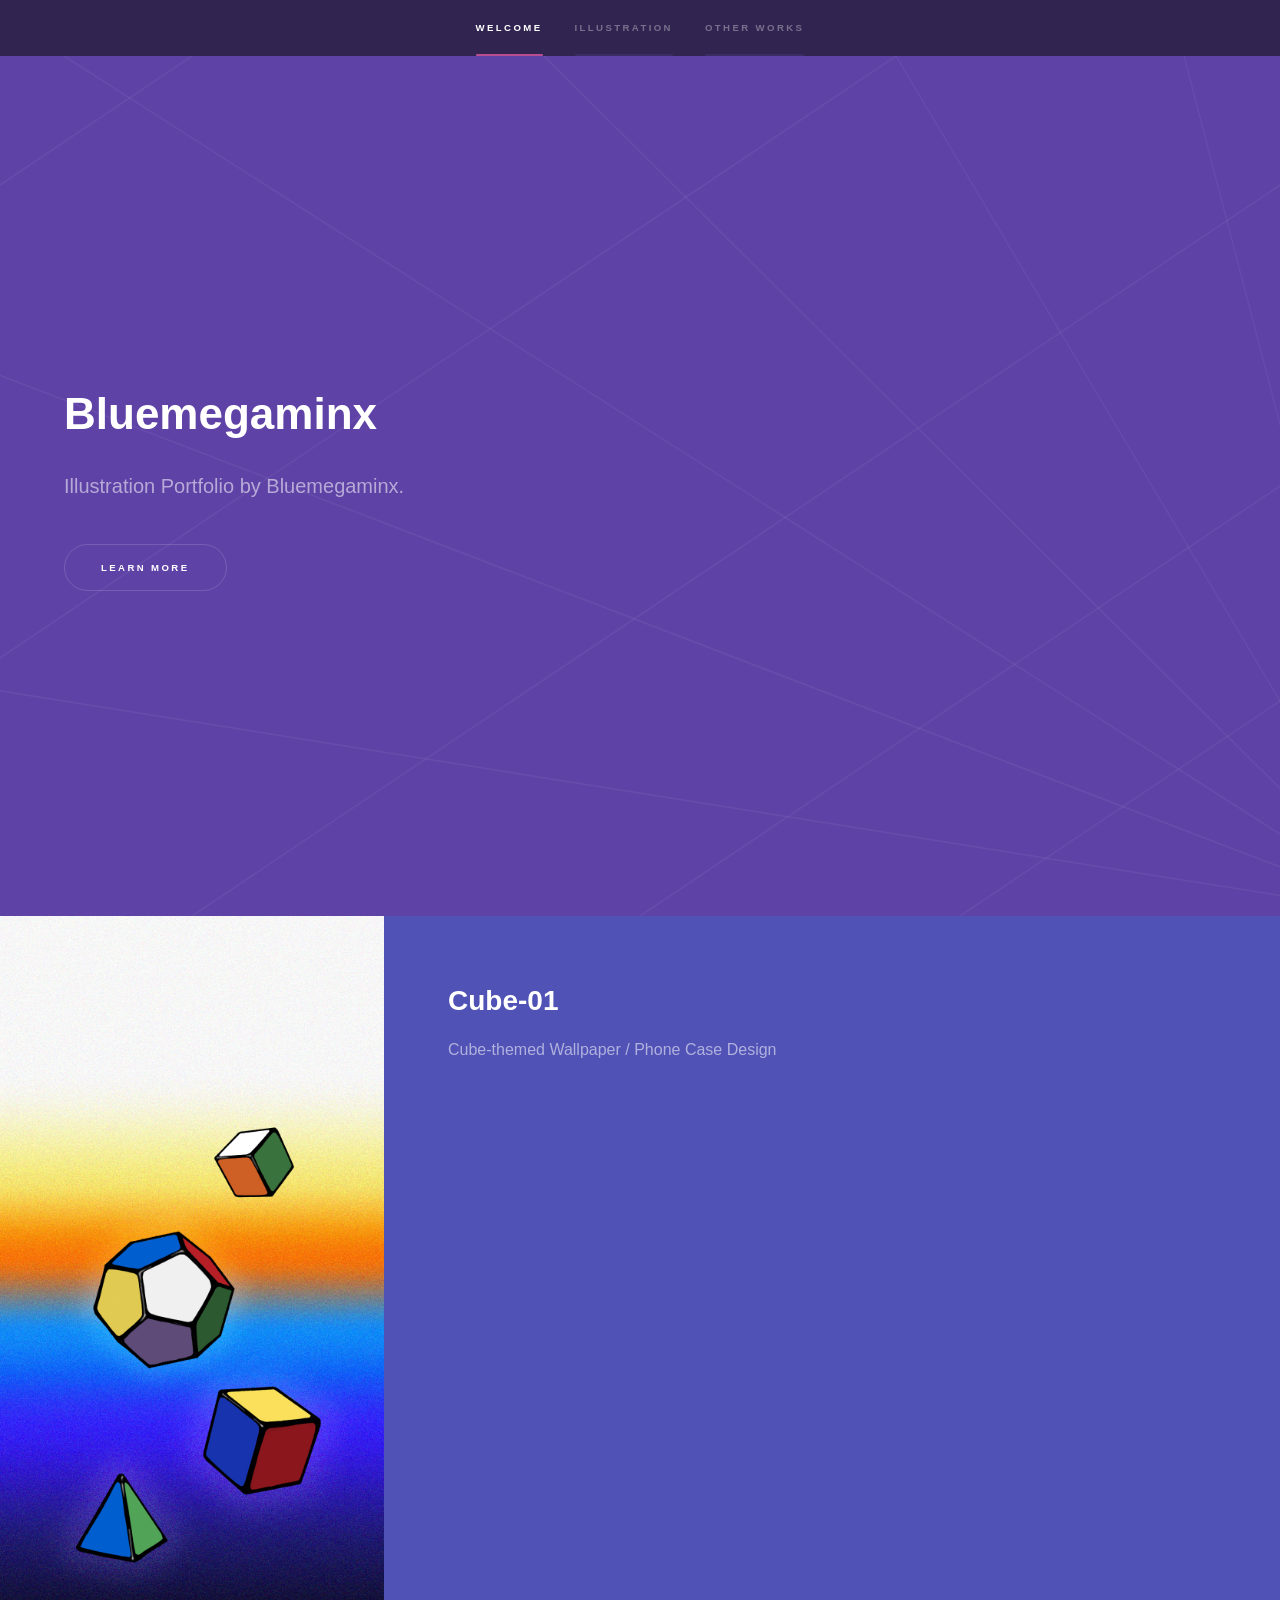
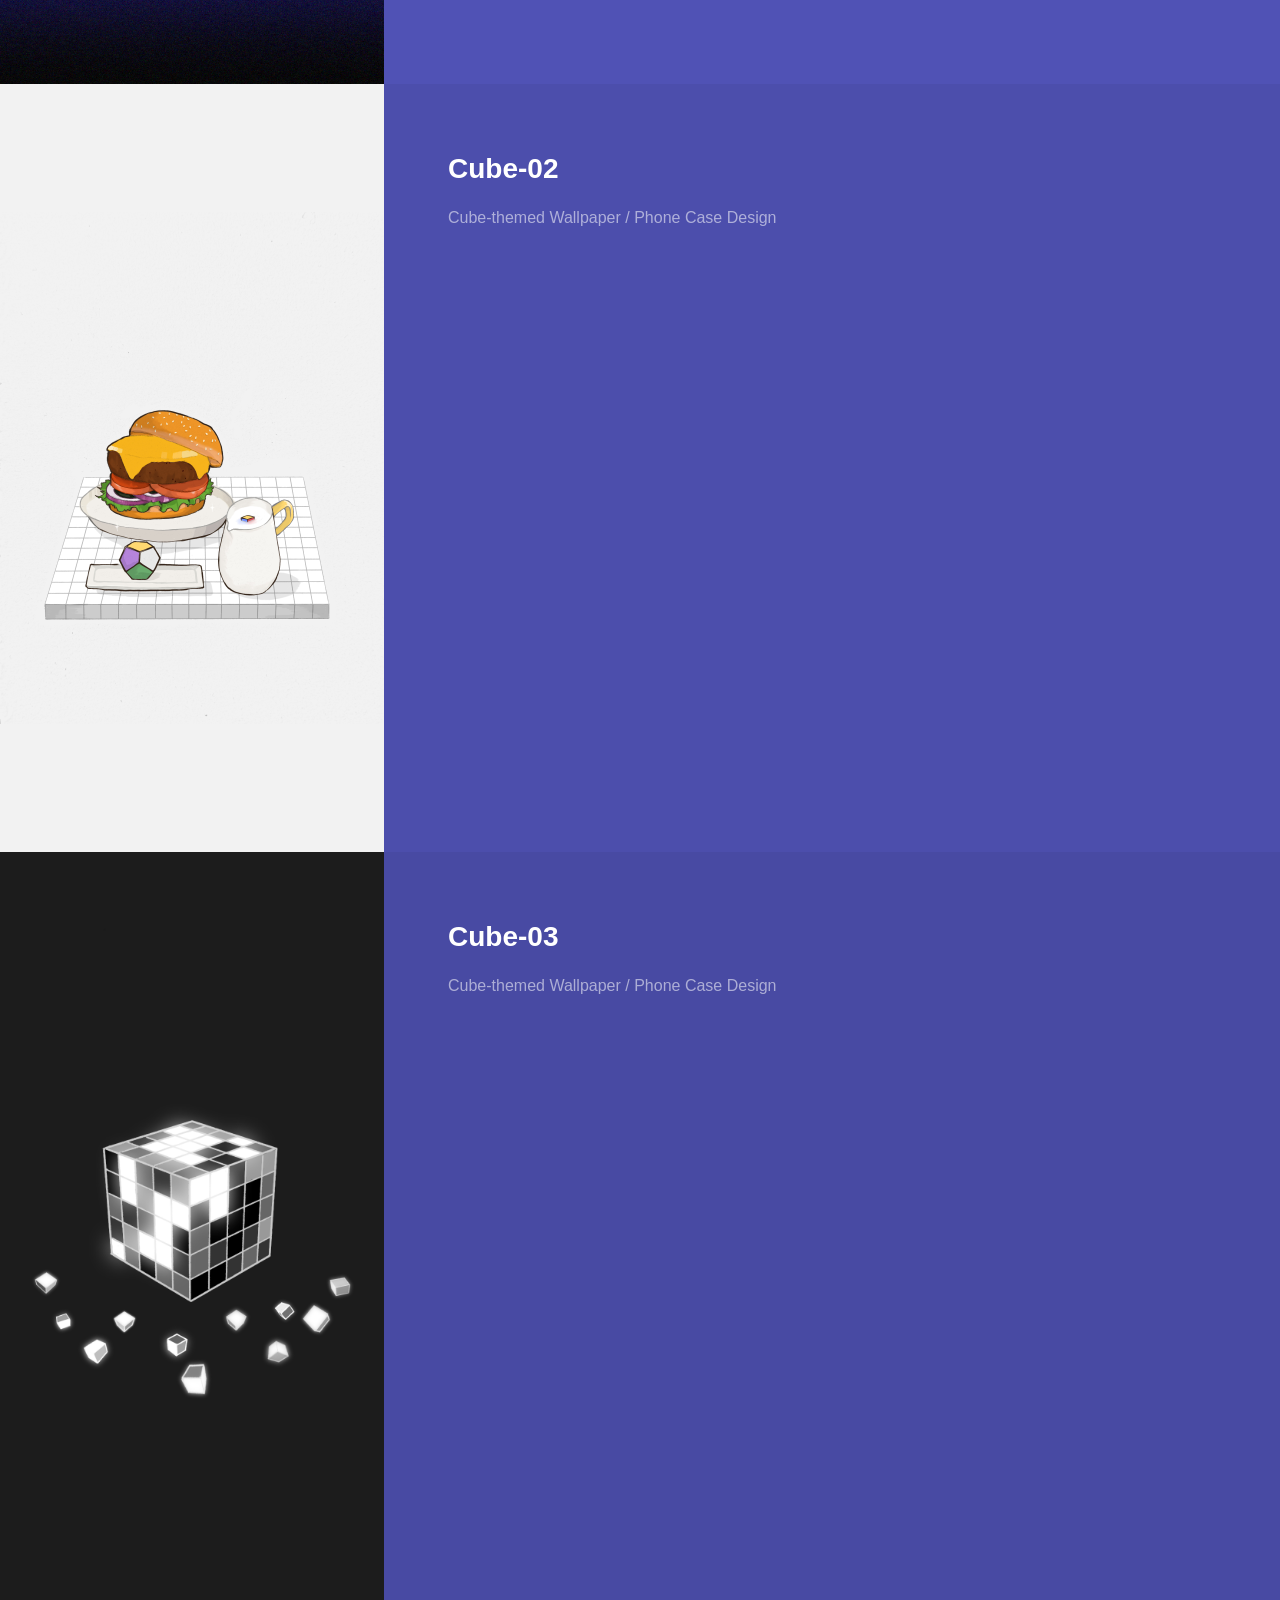
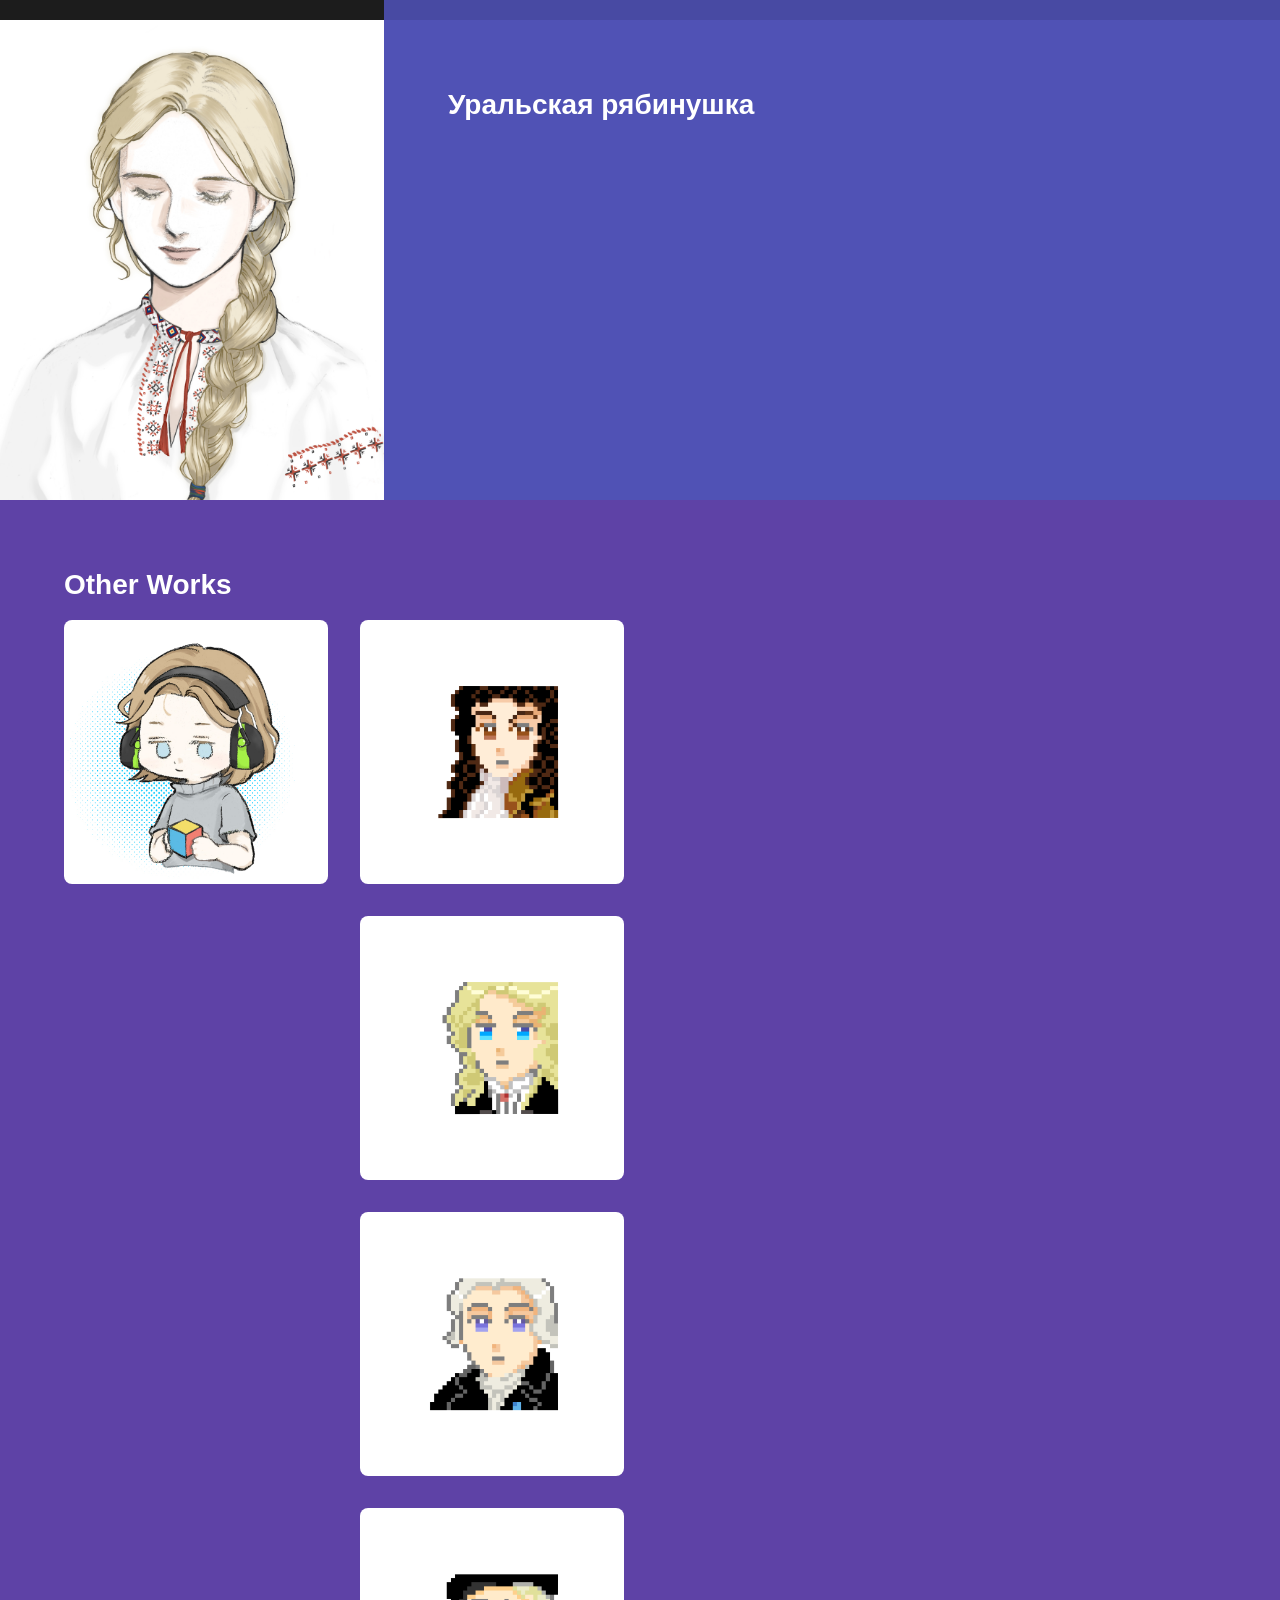
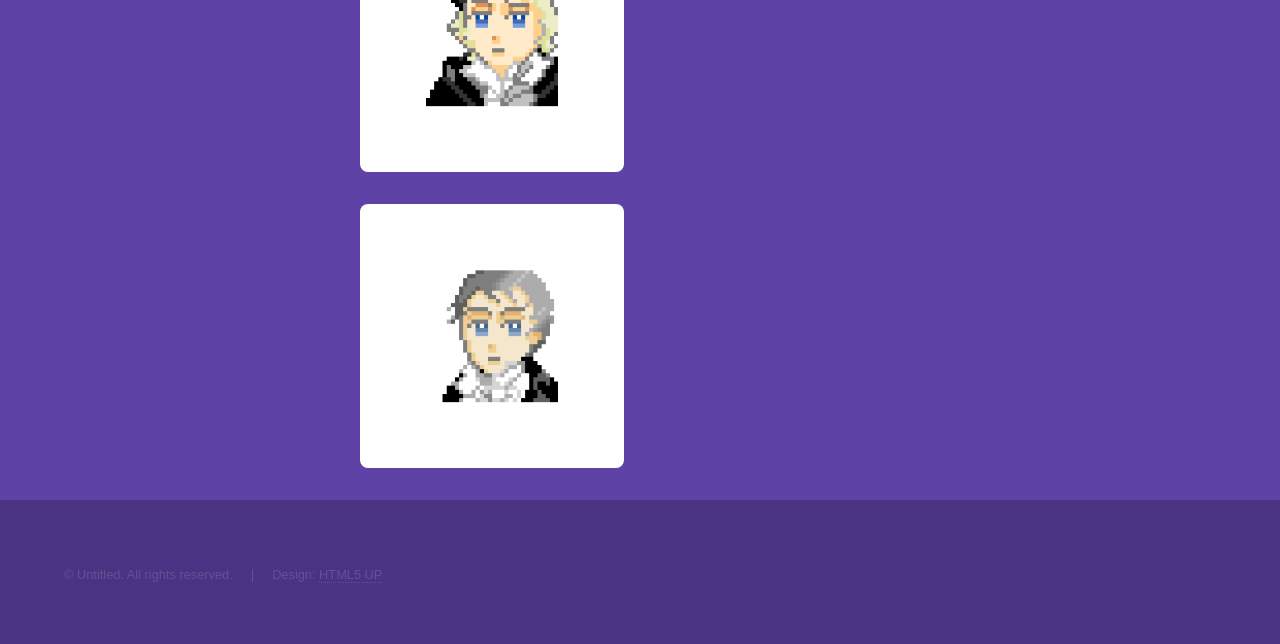
<file: index.html>
<!DOCTYPE HTML>
<!--
	Hyperspace by HTML5 UP
	html5up.net | @ajlkn
	Free for personal and commercial use under the CCA 3.0 license (html5up.net/license)
-->
<html>
	<head>
		<title> Bluemegaminx </title>
		<meta charset="utf-8" />
		<meta name="viewport" content="width=device-width, initial-scale=1, user-scalable=no" />
		<link rel="stylesheet" href="assets/css/main.css" />
		<noscript><link rel="stylesheet" href="assets/css/noscript.css" /></noscript>
	</head>
	<body class="is-preload">

		<!-- Sidebar -->
			<section id="sidebar">
				<div class="inner">
					<nav>
						<ul>
							<li><a href="#intro">Welcome</a></li>
							<li><a href="#one">Illustration</a></li>
							<li><a href="#two">Other Works</a></li>
						</ul>
					</nav>
				</div>
			</section>

		<!-- Wrapper -->
			<div id="wrapper">
				<!-- Intro -->
					<section id="intro" class="wrapper style1 fullscreen fade-up">
						<div class="inner">
							<h1>Bluemegaminx</h1>
							<p>Illustration Portfolio by Bluemegaminx.</p>
							<ul class="actions">
								<li><a href="#one" class="button scrolly">Learn more</a></li>
							</ul>
						</div>
					</section>

				<!-- One -->
					<section id="one" class="wrapper style2 spotlights">
						<section>
							<div class="image-fit">
  								<img src="images/pic01.jpg" alt="" />
							</div>
							<div class="content">
								<div class="inner">
									<h2>Cube-01</h2>
									<p>Cube-themed Wallpaper / Phone Case Design</p>
									<ul class="actions" style="display:none;">
									</ul>
								</div>
							</div>
						</section>
						<section>
							<div class="image-fit">
  								<img src="images/260117.jpg" alt="" />
							</div>
							<div class="content">
								<div class="inner">
									<h2>Cube-02</h2>
									<p>Cube-themed Wallpaper / Phone Case Design</p>
									<ul class="actions" style="display:none;">
									</ul>
								</div>
							</div>
						</section>
						<section>
							<div class="image-fit">
  								<img src="images/pic02.jpg" alt="" />
							</div>
							<div class="content">
								<div class="inner">
									<h2>Cube-03</h2>
									<p>Cube-themed Wallpaper / Phone Case Design</p>
									<ul class="actions" style="display:none;">
									</ul>
								</div>
							</div>
						</section>
						<section>
							<div class="image-fit">
  								<img src="images/260107.jpg" alt="" />
							</div>
							<div class="content">
								<div class="inner">
									<h2>Уральская рябинушка</h2>
									<p></p>
									<ul class="actions" style="display:none;">
									</ul>
								</div>
							</div>
						</section>
					</section>

				<!-- Two -->
					<section id="gallery" class="wrapper style1 fade-up">
 					 <div class="inner">
   					 <h2>Other Works</h2>

					<div class="art-grid">
					<div class="art-item">
        			<img src="images/成图_0312.jpg" alt="">
      				</div>

    				<div class="art-grid">
					<div class="art-item">
        			<img src="images/m01.jpg" alt="">
      				</div>

					<div class="art-item">
        			<img src="images/m02.jpg" alt="">
      				</div>

					<div class="art-item">
        			<img src="images/m03.jpg" alt="">
      				</div>

					<div class="art-item">
        			<img src="images/m04.jpg" alt="">
      				</div>

					<div class="art-item">
        			<img src="images/m05.jpg" alt="">
      				</div>

   				 </div>
  			</div>
		</section>


		<!-- Footer -->
			<footer id="footer" class="wrapper style1-alt">
				<div class="inner">
					<ul class="menu">
						<li>&copy; Untitled. All rights reserved.</li><li>Design: <a href="http://html5up.net">HTML5 UP</a></li>
					</ul>
				</div>
			</footer>

		<!-- Scripts -->
			<script src="assets/js/jquery.min.js"></script>
			<script src="assets/js/jquery.scrollex.min.js"></script>
			<script src="assets/js/jquery.scrolly.min.js"></script>
			<script src="assets/js/browser.min.js"></script>
			<script src="assets/js/breakpoints.min.js"></script>
			<script src="assets/js/util.js"></script>
			<script src="assets/js/main.js"></script>

	</body>
</html>
</file>
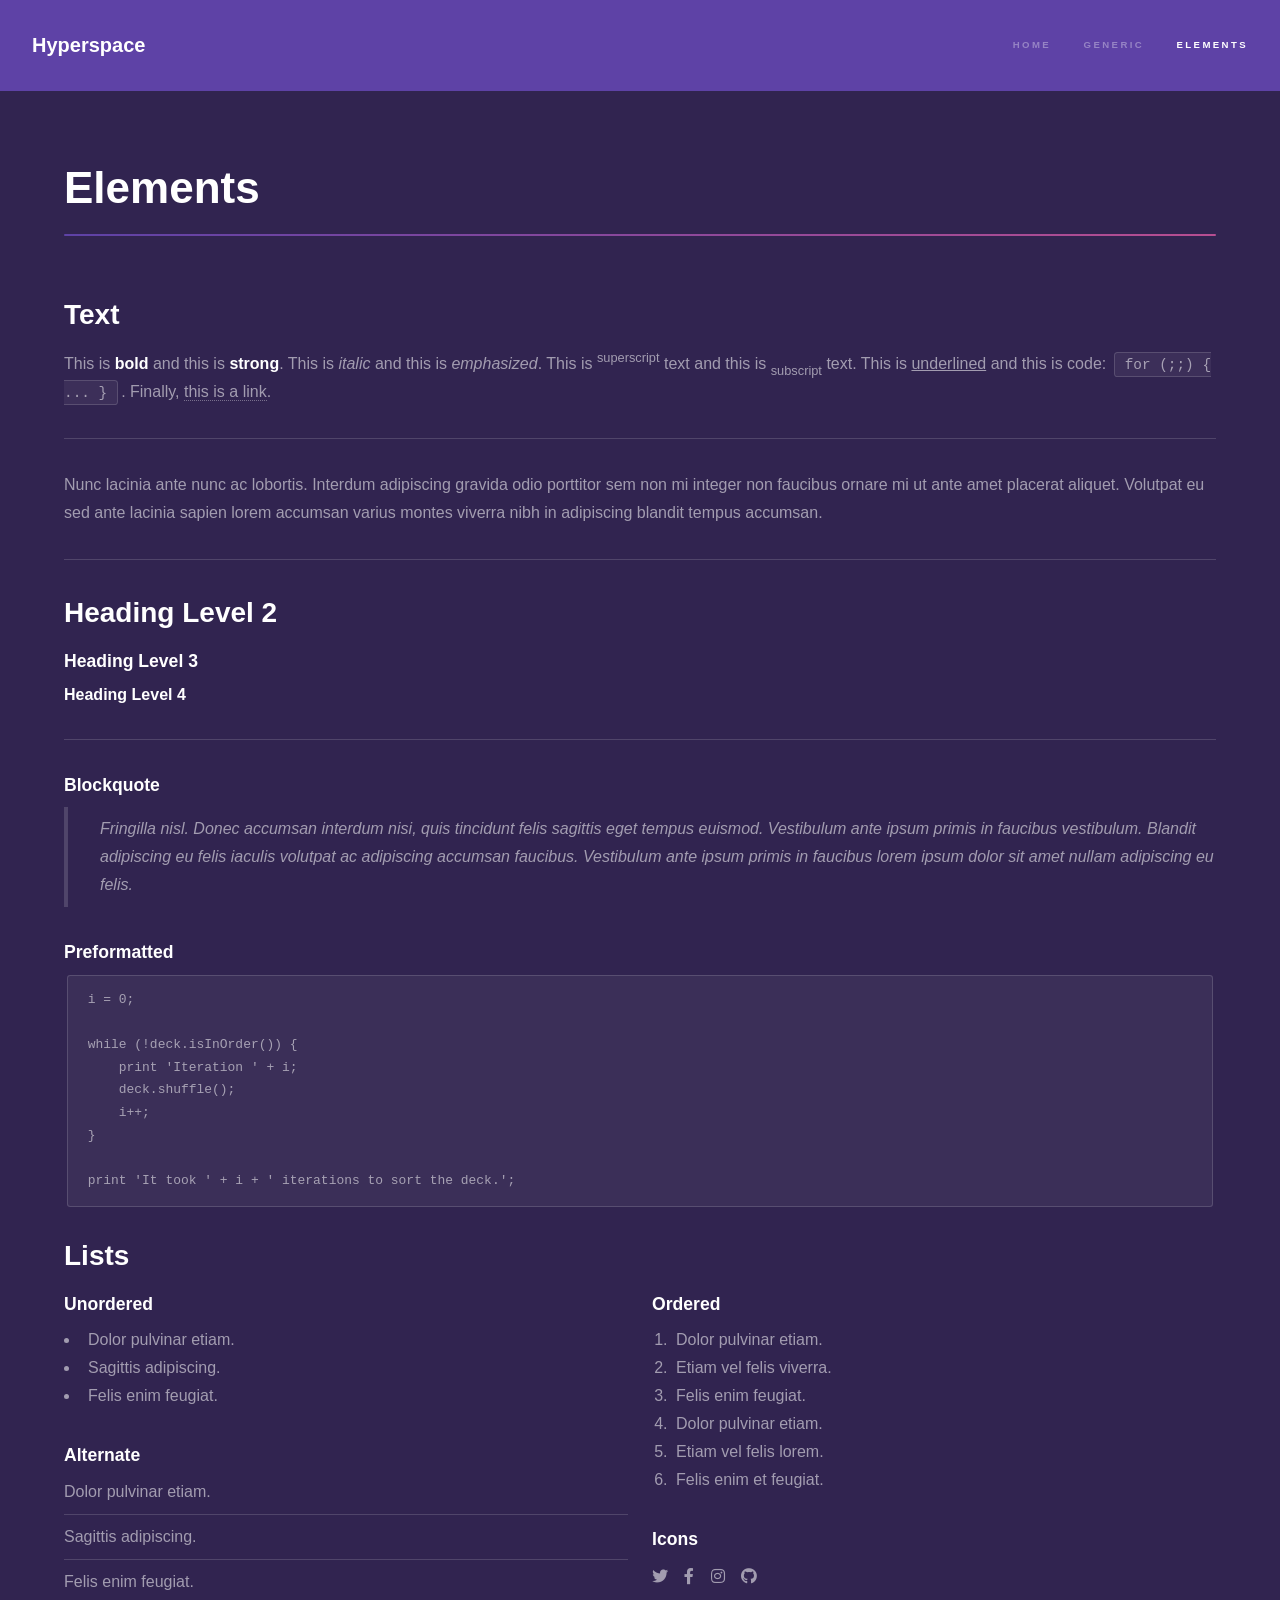
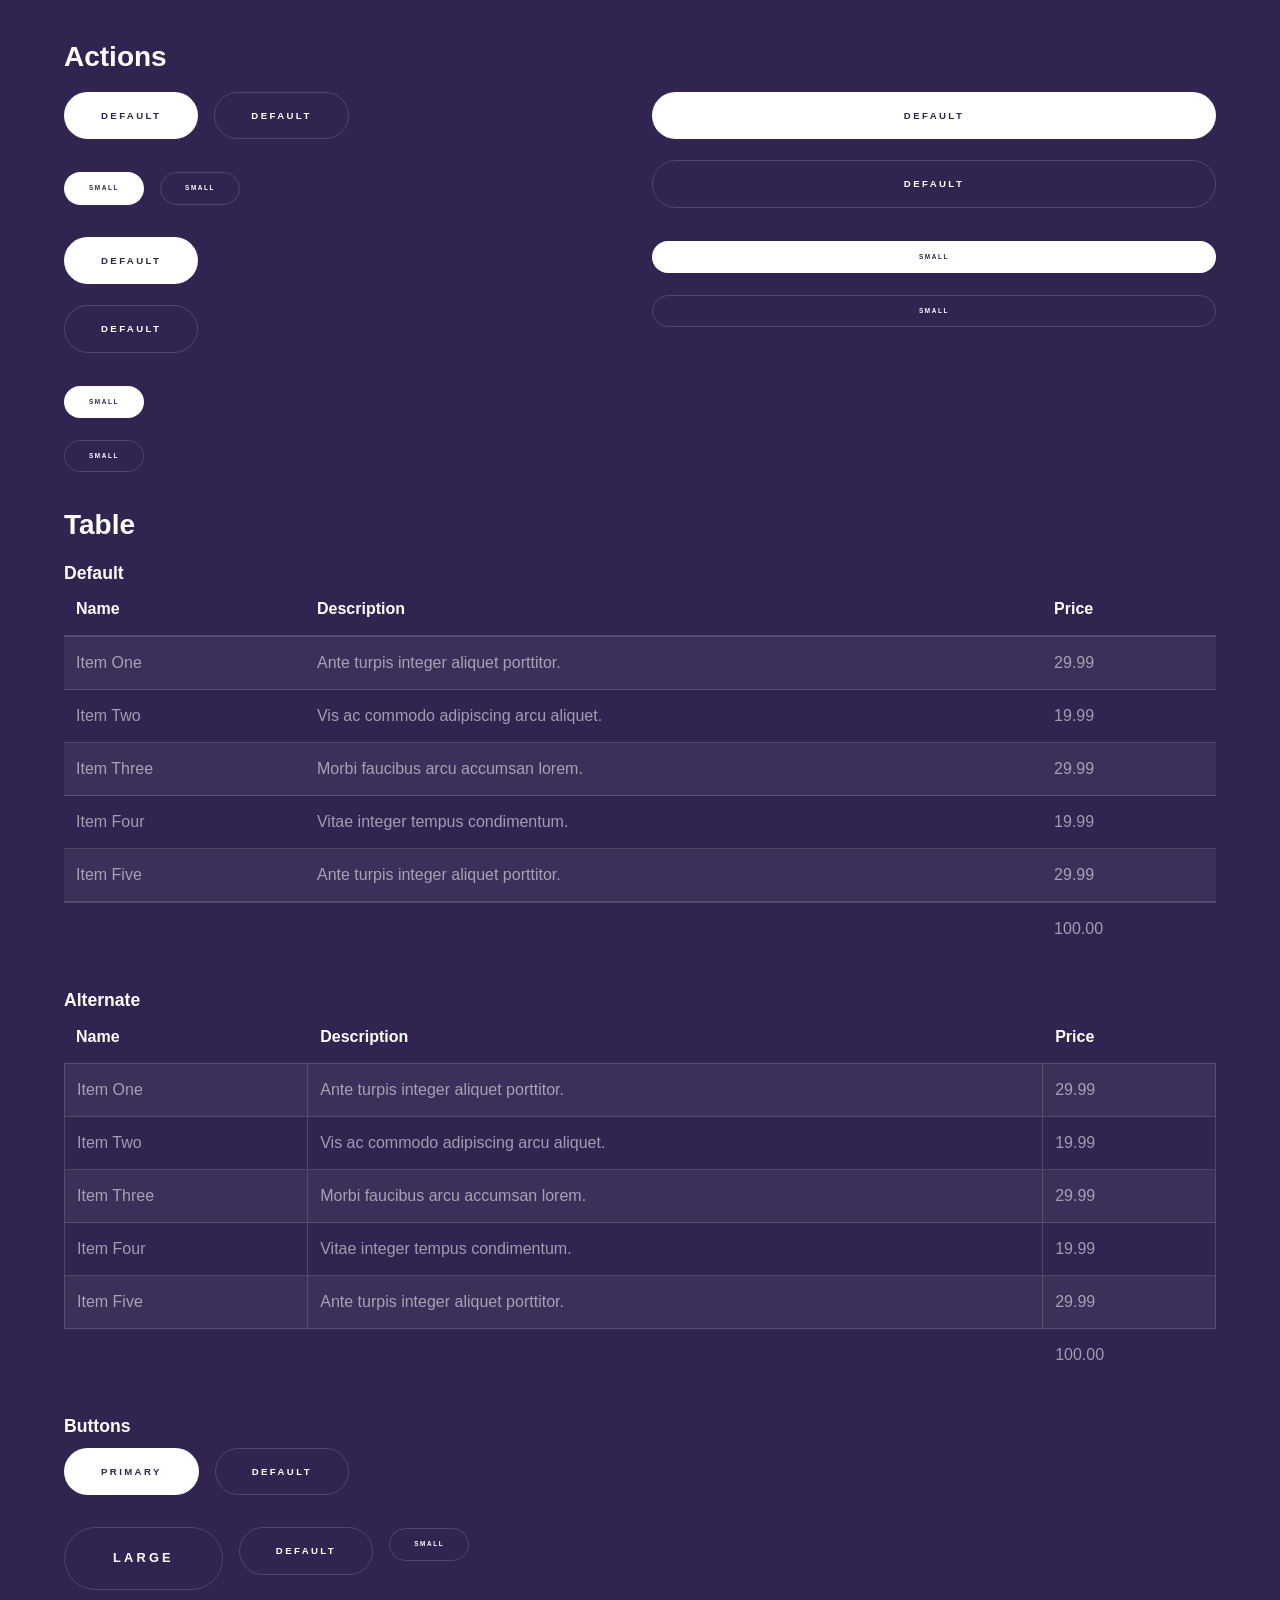
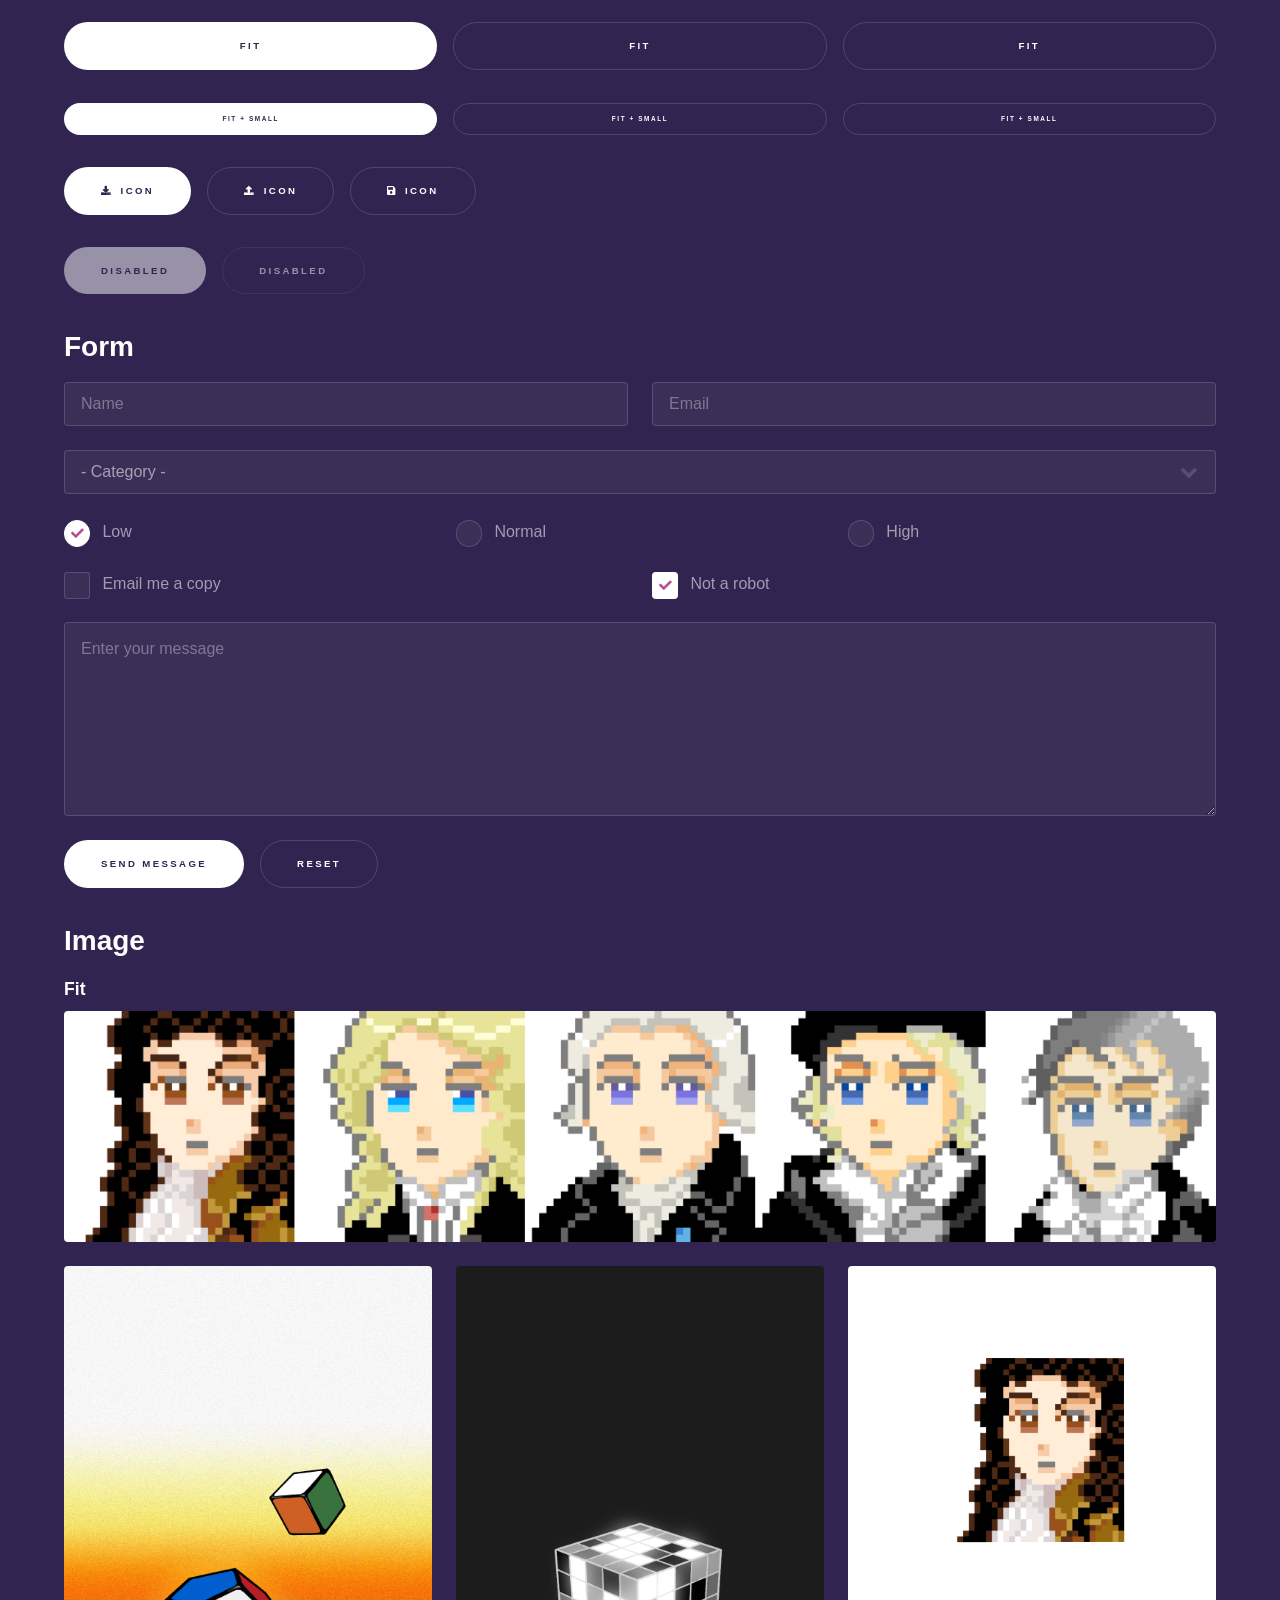
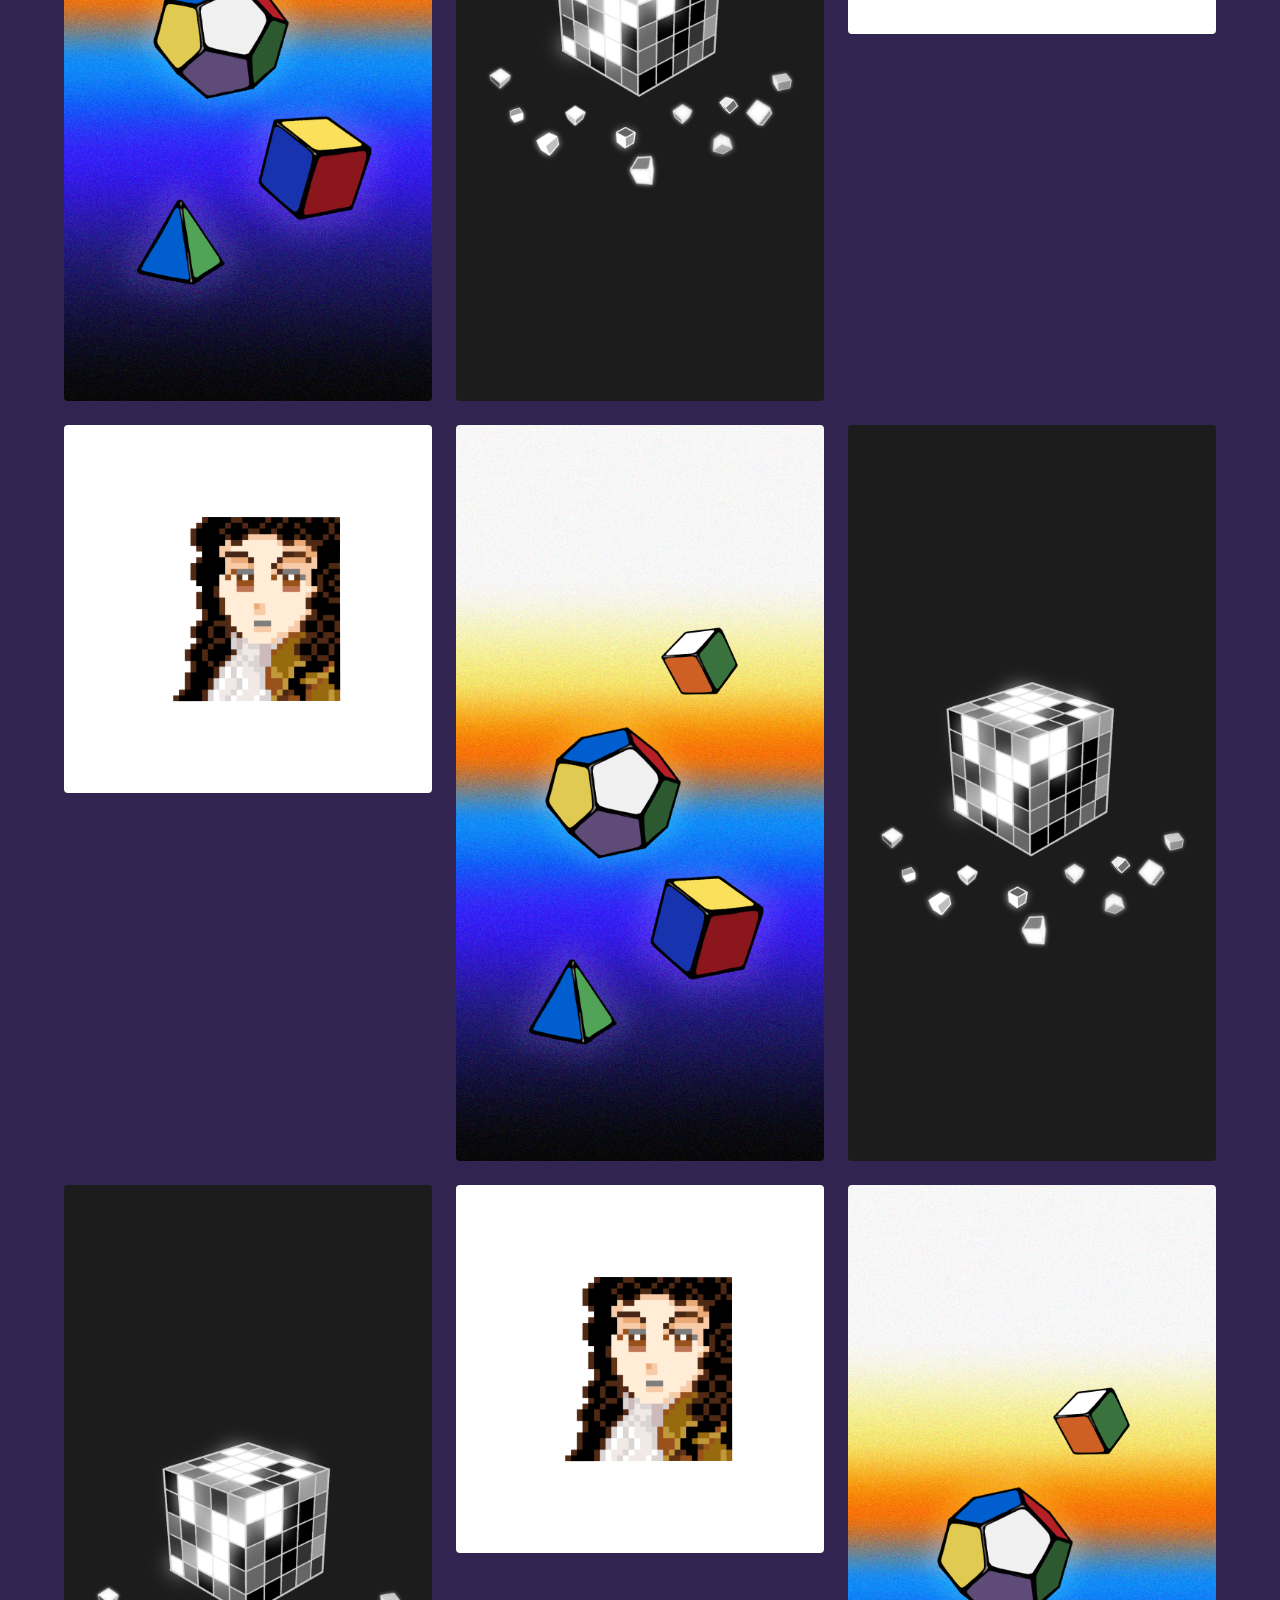
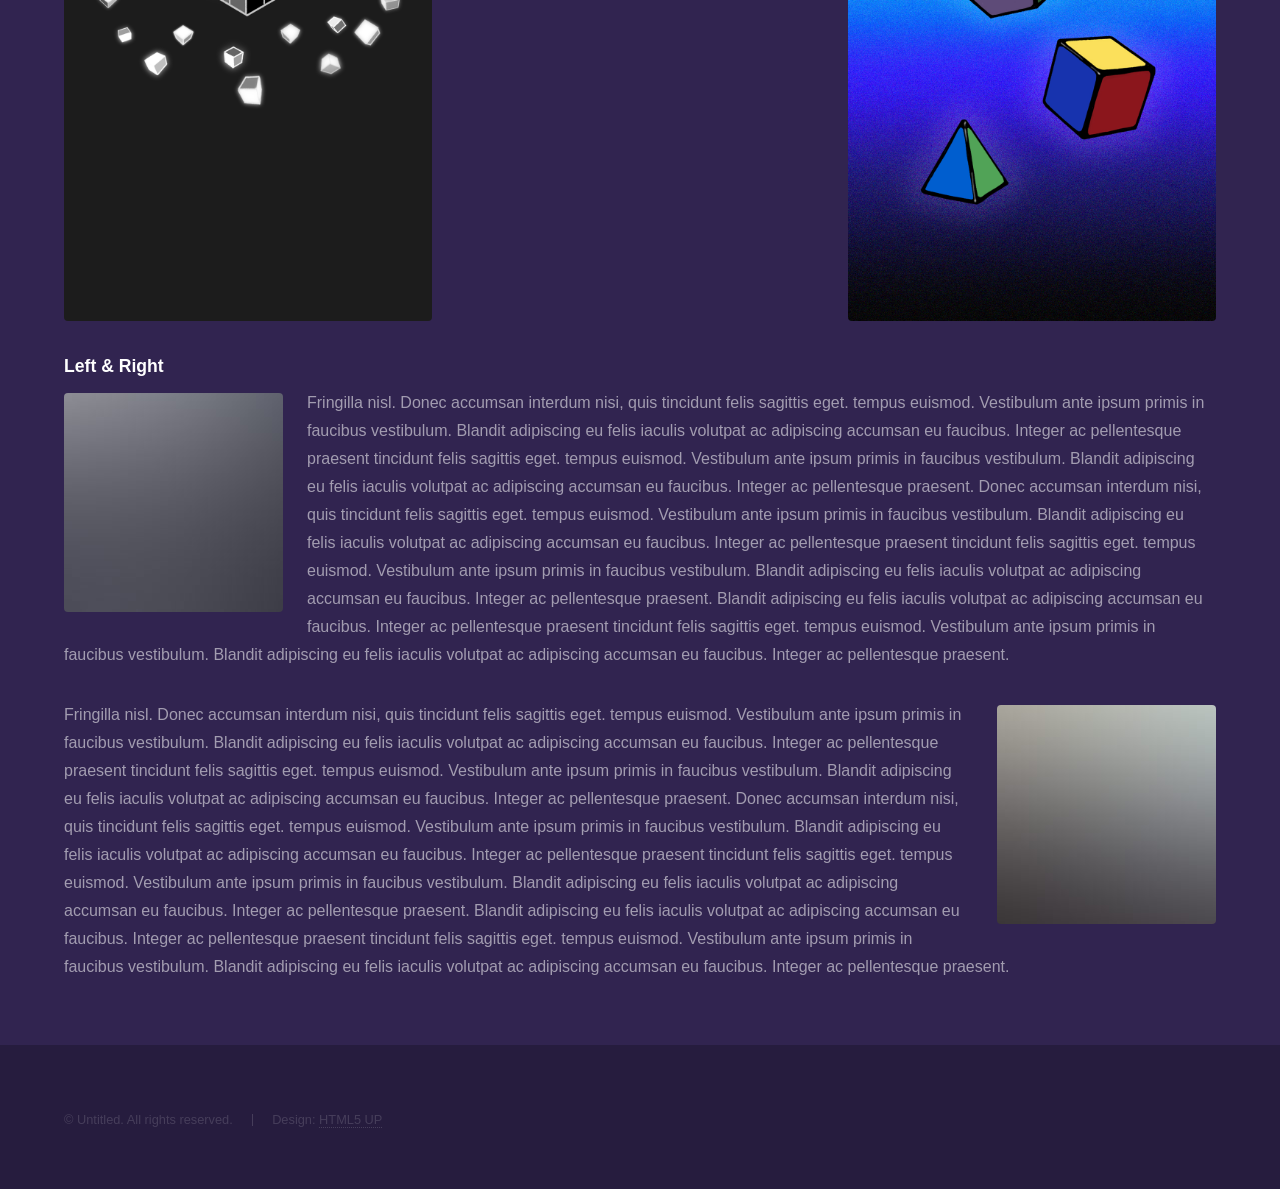
<file: elements.html>
<!DOCTYPE HTML>
<!--
	Hyperspace by HTML5 UP
	html5up.net | @ajlkn
	Free for personal and commercial use under the CCA 3.0 license (html5up.net/license)
-->
<html>
	<head>
		<title>Elements - Hyperspace by HTML5 UP</title>
		<meta charset="utf-8" />
		<meta name="viewport" content="width=device-width, initial-scale=1, user-scalable=no" />
		<link rel="stylesheet" href="assets/css/main.css" />
		<noscript><link rel="stylesheet" href="assets/css/noscript.css" /></noscript>
	</head>
	<body class="is-preload">

		<!-- Header -->
			<header id="header">
				<a href="index.html" class="title">Hyperspace</a>
				<nav>
					<ul>
						<li><a href="index.html">Home</a></li>
						<li><a href="generic.html">Generic</a></li>
						<li><a href="elements.html"  class="active">Elements</a></li>
					</ul>
				</nav>
			</header>

		<!-- Wrapper -->
			<div id="wrapper">

				<!-- Main -->
					<section id="main" class="wrapper">
						<div class="inner">
							<h1 class="major">Elements</h1>

							<!-- Text -->
								<section>
									<h2>Text</h2>
									<p>This is <b>bold</b> and this is <strong>strong</strong>. This is <i>italic</i> and this is <em>emphasized</em>.
									This is <sup>superscript</sup> text and this is <sub>subscript</sub> text.
									This is <u>underlined</u> and this is code: <code>for (;;) { ... }</code>. Finally, <a href="#">this is a link</a>.</p>
									<hr />
									<p>Nunc lacinia ante nunc ac lobortis. Interdum adipiscing gravida odio porttitor sem non mi integer non faucibus ornare mi ut ante amet placerat aliquet. Volutpat eu sed ante lacinia sapien lorem accumsan varius montes viverra nibh in adipiscing blandit tempus accumsan.</p>
									<hr />
									<h2>Heading Level 2</h2>
									<h3>Heading Level 3</h3>
									<h4>Heading Level 4</h4>
									<hr />
									<h3>Blockquote</h3>
									<blockquote>Fringilla nisl. Donec accumsan interdum nisi, quis tincidunt felis sagittis eget tempus euismod. Vestibulum ante ipsum primis in faucibus vestibulum. Blandit adipiscing eu felis iaculis volutpat ac adipiscing accumsan faucibus. Vestibulum ante ipsum primis in faucibus lorem ipsum dolor sit amet nullam adipiscing eu felis.</blockquote>
									<h3>Preformatted</h3>
									<pre><code>i = 0;

while (!deck.isInOrder()) {
    print 'Iteration ' + i;
    deck.shuffle();
    i++;
}

print 'It took ' + i + ' iterations to sort the deck.';</code></pre>
								</section>

							<!-- Lists -->
								<section>
									<h2>Lists</h2>
									<div class="row">
										<div class="col-6 col-12-medium">
											<h3>Unordered</h3>
											<ul>
												<li>Dolor pulvinar etiam.</li>
												<li>Sagittis adipiscing.</li>
												<li>Felis enim feugiat.</li>
											</ul>
											<h3>Alternate</h3>
											<ul class="alt">
												<li>Dolor pulvinar etiam.</li>
												<li>Sagittis adipiscing.</li>
												<li>Felis enim feugiat.</li>
											</ul>
										</div>
										<div class="col-6 col-12-medium">
											<h3>Ordered</h3>
											<ol>
												<li>Dolor pulvinar etiam.</li>
												<li>Etiam vel felis viverra.</li>
												<li>Felis enim feugiat.</li>
												<li>Dolor pulvinar etiam.</li>
												<li>Etiam vel felis lorem.</li>
												<li>Felis enim et feugiat.</li>
											</ol>
											<h3>Icons</h3>
											<ul class="icons">
												<li><a href="#" class="icon brands fa-twitter"><span class="label">Twitter</span></a></li>
												<li><a href="#" class="icon brands fa-facebook-f"><span class="label">Facebook</span></a></li>
												<li><a href="#" class="icon brands fa-instagram"><span class="label">Instagram</span></a></li>
												<li><a href="#" class="icon brands fa-github"><span class="label">Github</span></a></li>
											</ul>
										</div>
									</div>
									<h2>Actions</h2>
									<div class="row">
										<div class="col-6 col-12-medium">
											<ul class="actions">
												<li><a href="#" class="button primary">Default</a></li>
												<li><a href="#" class="button">Default</a></li>
											</ul>
											<ul class="actions small">
												<li><a href="#" class="button primary small">Small</a></li>
												<li><a href="#" class="button small">Small</a></li>
											</ul>
											<ul class="actions stacked">
												<li><a href="#" class="button primary">Default</a></li>
												<li><a href="#" class="button">Default</a></li>
											</ul>
											<ul class="actions stacked">
												<li><a href="#" class="button primary small">Small</a></li>
												<li><a href="#" class="button small">Small</a></li>
											</ul>
										</div>
										<div class="col-6 col-12-medium">
											<ul class="actions stacked">
												<li><a href="#" class="button primary fit">Default</a></li>
												<li><a href="#" class="button fit">Default</a></li>
											</ul>
											<ul class="actions stacked">
												<li><a href="#" class="button primary small fit">Small</a></li>
												<li><a href="#" class="button small fit">Small</a></li>
											</ul>
										</div>
									</div>
								</section>

							<!-- Table -->
								<section>
									<h2>Table</h2>
									<h3>Default</h3>
									<div class="table-wrapper">
										<table>
											<thead>
												<tr>
													<th>Name</th>
													<th>Description</th>
													<th>Price</th>
												</tr>
											</thead>
											<tbody>
												<tr>
													<td>Item One</td>
													<td>Ante turpis integer aliquet porttitor.</td>
													<td>29.99</td>
												</tr>
												<tr>
													<td>Item Two</td>
													<td>Vis ac commodo adipiscing arcu aliquet.</td>
													<td>19.99</td>
												</tr>
												<tr>
													<td>Item Three</td>
													<td> Morbi faucibus arcu accumsan lorem.</td>
													<td>29.99</td>
												</tr>
												<tr>
													<td>Item Four</td>
													<td>Vitae integer tempus condimentum.</td>
													<td>19.99</td>
												</tr>
												<tr>
													<td>Item Five</td>
													<td>Ante turpis integer aliquet porttitor.</td>
													<td>29.99</td>
												</tr>
											</tbody>
											<tfoot>
												<tr>
													<td colspan="2"></td>
													<td>100.00</td>
												</tr>
											</tfoot>
										</table>
									</div>

									<h3>Alternate</h3>
									<div class="table-wrapper">
										<table class="alt">
											<thead>
												<tr>
													<th>Name</th>
													<th>Description</th>
													<th>Price</th>
												</tr>
											</thead>
											<tbody>
												<tr>
													<td>Item One</td>
													<td>Ante turpis integer aliquet porttitor.</td>
													<td>29.99</td>
												</tr>
												<tr>
													<td>Item Two</td>
													<td>Vis ac commodo adipiscing arcu aliquet.</td>
													<td>19.99</td>
												</tr>
												<tr>
													<td>Item Three</td>
													<td> Morbi faucibus arcu accumsan lorem.</td>
													<td>29.99</td>
												</tr>
												<tr>
													<td>Item Four</td>
													<td>Vitae integer tempus condimentum.</td>
													<td>19.99</td>
												</tr>
												<tr>
													<td>Item Five</td>
													<td>Ante turpis integer aliquet porttitor.</td>
													<td>29.99</td>
												</tr>
											</tbody>
											<tfoot>
												<tr>
													<td colspan="2"></td>
													<td>100.00</td>
												</tr>
											</tfoot>
										</table>
									</div>
								</section>

							<!-- Buttons -->
								<section>
									<h3>Buttons</h3>
									<ul class="actions">
										<li><a href="#" class="button primary">Primary</a></li>
										<li><a href="#" class="button">Default</a></li>
									</ul>
									<ul class="actions">
										<li><a href="#" class="button large">Large</a></li>
										<li><a href="#" class="button">Default</a></li>
										<li><a href="#" class="button small">Small</a></li>
									</ul>
									<ul class="actions fit">
										<li><a href="#" class="button primary fit">Fit</a></li>
										<li><a href="#" class="button fit">Fit</a></li>
										<li><a href="#" class="button fit">Fit</a></li>
									</ul>
									<ul class="actions fit small">
										<li><a href="#" class="button primary fit small">Fit + Small</a></li>
										<li><a href="#" class="button fit small">Fit + Small</a></li>
										<li><a href="#" class="button fit small">Fit + Small</a></li>
									</ul>
									<ul class="actions">
										<li><a href="#" class="button primary icon solid fa-download">Icon</a></li>
										<li><a href="#" class="button icon solid fa-upload">Icon</a></li>
										<li><a href="#" class="button icon solid fa-save">Icon</a></li>
									</ul>
									<ul class="actions">
										<li><span class="button primary disabled">Disabled</span></li>
										<li><span class="button disabled">Disabled</span></li>
									</ul>
								</section>

							<!-- Form -->
								<section>
									<h2>Form</h2>
									<form method="post" action="#">
										<div class="row gtr-uniform">
											<div class="col-6 col-12-xsmall">
												<input type="text" name="demo-name" id="demo-name" value="" placeholder="Name" />
											</div>
											<div class="col-6 col-12-xsmall">
												<input type="email" name="demo-email" id="demo-email" value="" placeholder="Email" />
											</div>
											<div class="col-12">
												<select name="demo-category" id="demo-category">
													<option value="">- Category -</option>
													<option value="1">Manufacturing</option>
													<option value="1">Shipping</option>
													<option value="1">Administration</option>
													<option value="1">Human Resources</option>
												</select>
											</div>
											<div class="col-4 col-12-small">
												<input type="radio" id="demo-priority-low" name="demo-priority" checked>
												<label for="demo-priority-low">Low</label>
											</div>
											<div class="col-4 col-12-small">
												<input type="radio" id="demo-priority-normal" name="demo-priority">
												<label for="demo-priority-normal">Normal</label>
											</div>
											<div class="col-4 col-12-small">
												<input type="radio" id="demo-priority-high" name="demo-priority">
												<label for="demo-priority-high">High</label>
											</div>
											<div class="col-6 col-12-small">
												<input type="checkbox" id="demo-copy" name="demo-copy">
												<label for="demo-copy">Email me a copy</label>
											</div>
											<div class="col-6 col-12-small">
												<input type="checkbox" id="demo-human" name="demo-human" checked>
												<label for="demo-human">Not a robot</label>
											</div>
											<div class="col-12">
												<textarea name="demo-message" id="demo-message" placeholder="Enter your message" rows="6"></textarea>
											</div>
											<div class="col-12">
												<ul class="actions">
													<li><input type="submit" value="Send Message" class="primary" /></li>
													<li><input type="reset" value="Reset" /></li>
												</ul>
											</div>
										</div>
									</form>
								</section>

							<!-- Image -->
								<section>
									<h2>Image</h2>
									<h3>Fit</h3>
									<div class="box alt">
										<div class="row gtr-uniform">
											<div class="col-12"><span class="image fit"><img src="images/pic04.jpg" alt="" /></span></div>
											<div class="col-4"><span class="image fit"><img src="images/pic01.jpg" alt="" /></span></div>
											<div class="col-4"><span class="image fit"><img src="images/pic02.jpg" alt="" /></span></div>
											<div class="col-4"><span class="image fit"><img src="images/pic03.jpg" alt="" /></span></div>
											<div class="col-4"><span class="image fit"><img src="images/pic03.jpg" alt="" /></span></div>
											<div class="col-4"><span class="image fit"><img src="images/pic01.jpg" alt="" /></span></div>
											<div class="col-4"><span class="image fit"><img src="images/pic02.jpg" alt="" /></span></div>
											<div class="col-4"><span class="image fit"><img src="images/pic02.jpg" alt="" /></span></div>
											<div class="col-4"><span class="image fit"><img src="images/pic03.jpg" alt="" /></span></div>
											<div class="col-4"><span class="image fit"><img src="images/pic01.jpg" alt="" /></span></div>
										</div>
									</div>
									<h3>Left &amp; Right</h3>
									<p><span class="image left"><img src="images/pic05.jpg" alt="" /></span>Fringilla nisl. Donec accumsan interdum nisi, quis tincidunt felis sagittis eget. tempus euismod. Vestibulum ante ipsum primis in faucibus vestibulum. Blandit adipiscing eu felis iaculis volutpat ac adipiscing accumsan eu faucibus. Integer ac pellentesque praesent tincidunt felis sagittis eget. tempus euismod. Vestibulum ante ipsum primis in faucibus vestibulum. Blandit adipiscing eu felis iaculis volutpat ac adipiscing accumsan eu faucibus. Integer ac pellentesque praesent. Donec accumsan interdum nisi, quis tincidunt felis sagittis eget. tempus euismod. Vestibulum ante ipsum primis in faucibus vestibulum. Blandit adipiscing eu felis iaculis volutpat ac adipiscing accumsan eu faucibus. Integer ac pellentesque praesent tincidunt felis sagittis eget. tempus euismod. Vestibulum ante ipsum primis in faucibus vestibulum. Blandit adipiscing eu felis iaculis volutpat ac adipiscing accumsan eu faucibus. Integer ac pellentesque praesent. Blandit adipiscing eu felis iaculis volutpat ac adipiscing accumsan eu faucibus. Integer ac pellentesque praesent tincidunt felis sagittis eget. tempus euismod. Vestibulum ante ipsum primis in faucibus vestibulum. Blandit adipiscing eu felis iaculis volutpat ac adipiscing accumsan eu faucibus. Integer ac pellentesque praesent.</p>
									<p><span class="image right"><img src="images/pic06.jpg" alt="" /></span>Fringilla nisl. Donec accumsan interdum nisi, quis tincidunt felis sagittis eget. tempus euismod. Vestibulum ante ipsum primis in faucibus vestibulum. Blandit adipiscing eu felis iaculis volutpat ac adipiscing accumsan eu faucibus. Integer ac pellentesque praesent tincidunt felis sagittis eget. tempus euismod. Vestibulum ante ipsum primis in faucibus vestibulum. Blandit adipiscing eu felis iaculis volutpat ac adipiscing accumsan eu faucibus. Integer ac pellentesque praesent. Donec accumsan interdum nisi, quis tincidunt felis sagittis eget. tempus euismod. Vestibulum ante ipsum primis in faucibus vestibulum. Blandit adipiscing eu felis iaculis volutpat ac adipiscing accumsan eu faucibus. Integer ac pellentesque praesent tincidunt felis sagittis eget. tempus euismod. Vestibulum ante ipsum primis in faucibus vestibulum. Blandit adipiscing eu felis iaculis volutpat ac adipiscing accumsan eu faucibus. Integer ac pellentesque praesent. Blandit adipiscing eu felis iaculis volutpat ac adipiscing accumsan eu faucibus. Integer ac pellentesque praesent tincidunt felis sagittis eget. tempus euismod. Vestibulum ante ipsum primis in faucibus vestibulum. Blandit adipiscing eu felis iaculis volutpat ac adipiscing accumsan eu faucibus. Integer ac pellentesque praesent.</p>
								</section>

						</div>
					</section>

			</div>

		<!-- Footer -->
			<footer id="footer" class="wrapper alt">
				<div class="inner">
					<ul class="menu">
						<li>&copy; Untitled. All rights reserved.</li><li>Design: <a href="http://html5up.net">HTML5 UP</a></li>
					</ul>
				</div>
			</footer>

		<!-- Scripts -->
			<script src="assets/js/jquery.min.js"></script>
			<script src="assets/js/jquery.scrollex.min.js"></script>
			<script src="assets/js/jquery.scrolly.min.js"></script>
			<script src="assets/js/browser.min.js"></script>
			<script src="assets/js/breakpoints.min.js"></script>
			<script src="assets/js/util.js"></script>
			<script src="assets/js/main.js"></script>

	</body>
</html>
</file>
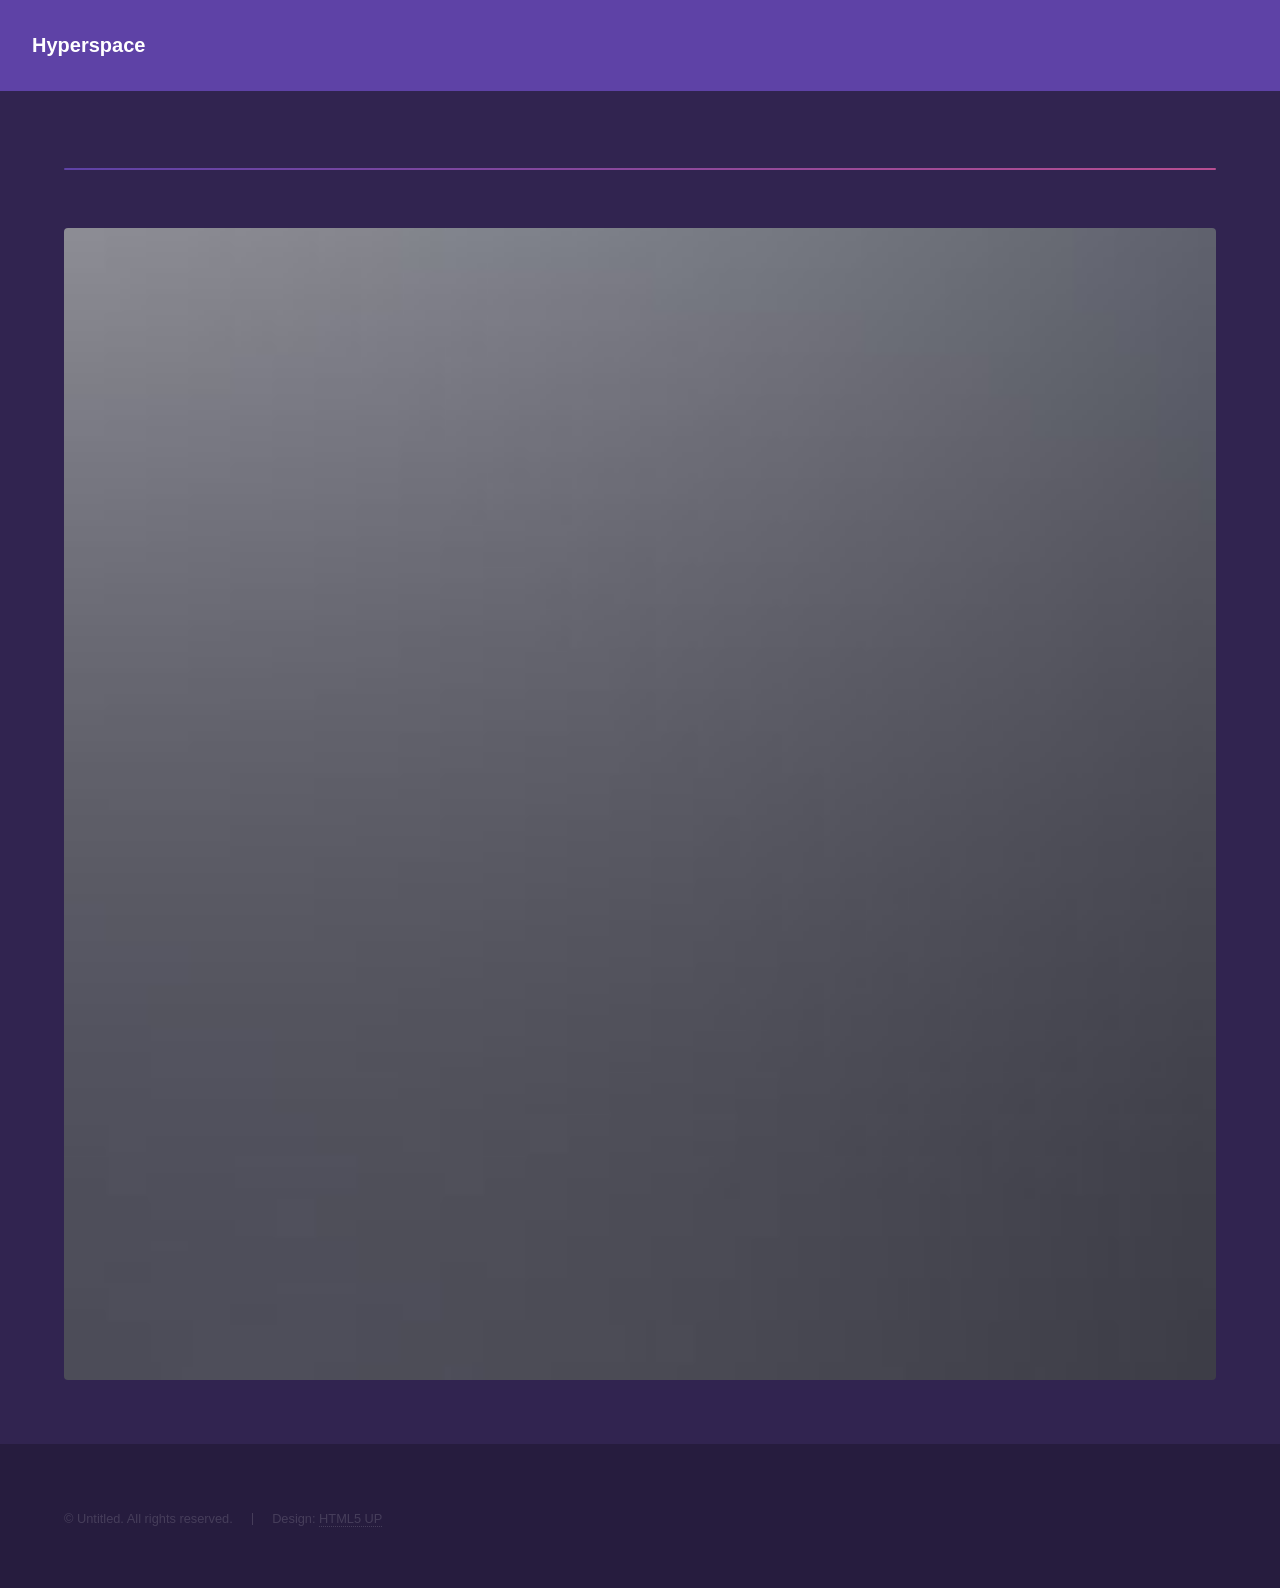
<file: generic.html>
<!DOCTYPE HTML>
<!--
	Hyperspace by HTML5 UP
	html5up.net | @ajlkn
	Free for personal and commercial use under the CCA 3.0 license (html5up.net/license)
-->
<html>
	<head>
		<title>Generic - Hyperspace by HTML5 UP</title>
		<meta charset="utf-8" />
		<meta name="viewport" content="width=device-width, initial-scale=1, user-scalable=no" />
		<link rel="stylesheet" href="assets/css/main.css" />
		<noscript><link rel="stylesheet" href="assets/css/noscript.css" /></noscript>
	</head>
	<body class="is-preload">

		<!-- Header -->
			<header id="header">
				<a href="index.html" class="title">Hyperspace</a>
			</header>

		<!-- Wrapper -->
			<div id="wrapper">

				<!-- Main -->
					<section id="main" class="wrapper">
						<div class="inner">
							<h1 class="major"></h1>
							<span class="image fit"><img src="images/pic05.jpg" alt="" /></span>
							<p></p>
						</div>
					</section>

			</div>

		<!-- Footer -->
			<footer id="footer" class="wrapper alt">
				<div class="inner">
					<ul class="menu">
						<li>&copy; Untitled. All rights reserved.</li><li>Design: <a href="http://html5up.net">HTML5 UP</a></li>
					</ul>
				</div>
			</footer>

		<!-- Scripts -->
			<script src="assets/js/jquery.min.js"></script>
			<script src="assets/js/jquery.scrollex.min.js"></script>
			<script src="assets/js/jquery.scrolly.min.js"></script>
			<script src="assets/js/browser.min.js"></script>
			<script src="assets/js/breakpoints.min.js"></script>
			<script src="assets/js/util.js"></script>
			<script src="assets/js/main.js"></script>

	</body>
</html>
</file>
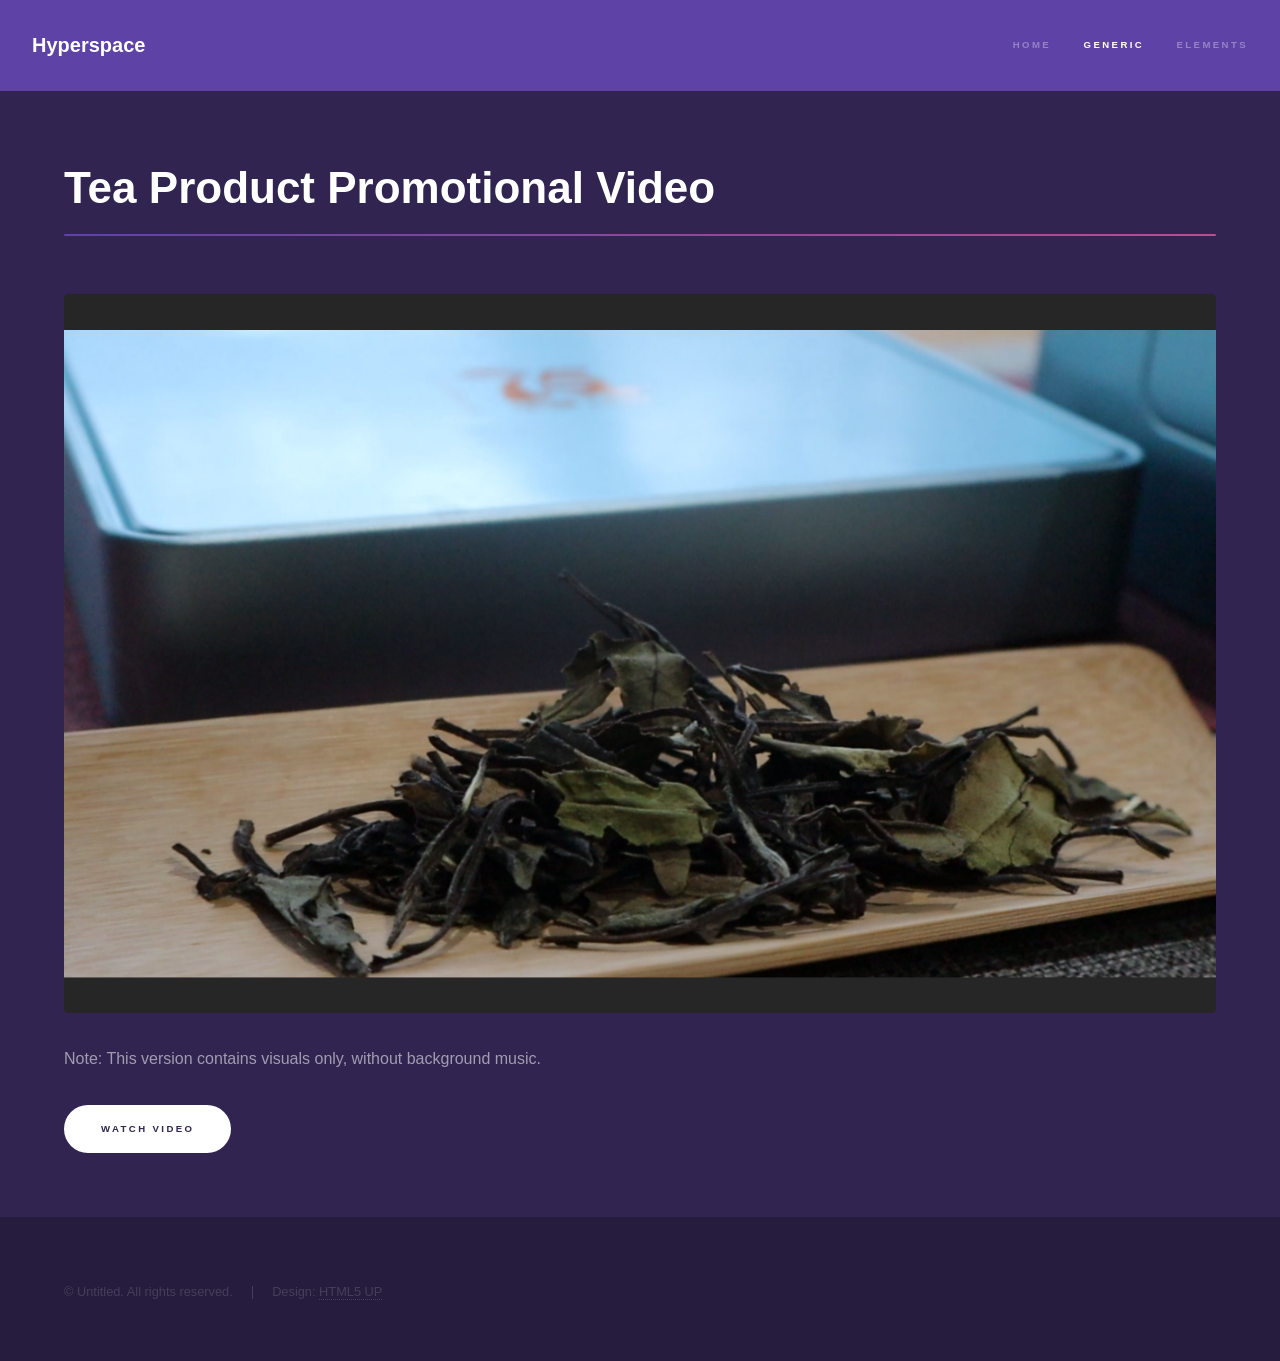
<file: VP1.html>
<!DOCTYPE HTML>
<!--
	Hyperspace by HTML5 UP
	html5up.net | @ajlkn
	Free for personal and commercial use under the CCA 3.0 license (html5up.net/license)
-->
<html>
	<head>
		<title>Generic - Hyperspace by HTML5 UP</title>
		<meta charset="utf-8" />
		<meta name="viewport" content="width=device-width, initial-scale=1, user-scalable=no" />
		<link rel="stylesheet" href="assets/css/main.css" />
		<noscript><link rel="stylesheet" href="assets/css/noscript.css" /></noscript>
	</head>
	<body class="is-preload">

		<!-- Header -->
			<header id="header">
				<a href="index.html" class="title">Hyperspace</a>
				<nav>
					<ul>
						<li><a href="index.html">Home</a></li>
						<li><a href="generic.html" class="active">Generic</a></li>
						<li><a href="elements.html">Elements</a></li>
					</ul>
				</nav>
			</header>

		<!-- Wrapper -->
			<div id="wrapper">

				<!-- Main -->
					<section id="main" class="wrapper">
						<div class="inner">
							<h1 class="major">Tea Product Promotional Video</h1>
							<span class="image fit"><img src="images/视频封面1.png" alt="" /></span>
							<p>Note: This version contains visuals only, without background music.</p>
								<ul class="actions">
           							 <li>
                						<a href="https://drive.google.com/file/d/1uMpHYJUID4bbWJF8UPpQlqSEhYOAiCX_/view?usp=drive_link"
                   						class="button primary"
                   						target="_blank">
                   					Watch Video
                				</a>
            				</li>
        				</ul>
					</div>
				</section>
			</div>

		<!-- Footer -->
			<footer id="footer" class="wrapper alt">
				<div class="inner">
					<ul class="menu">
						<li>&copy; Untitled. All rights reserved.</li><li>Design: <a href="http://html5up.net">HTML5 UP</a></li>
					</ul>
				</div>
			</footer>

		<!-- Scripts -->
			<script src="assets/js/jquery.min.js"></script>
			<script src="assets/js/jquery.scrollex.min.js"></script>
			<script src="assets/js/jquery.scrolly.min.js"></script>
			<script src="assets/js/browser.min.js"></script>
			<script src="assets/js/breakpoints.min.js"></script>
			<script src="assets/js/util.js"></script>
			<script src="assets/js/main.js"></script>

	</body>
</html>
</file>
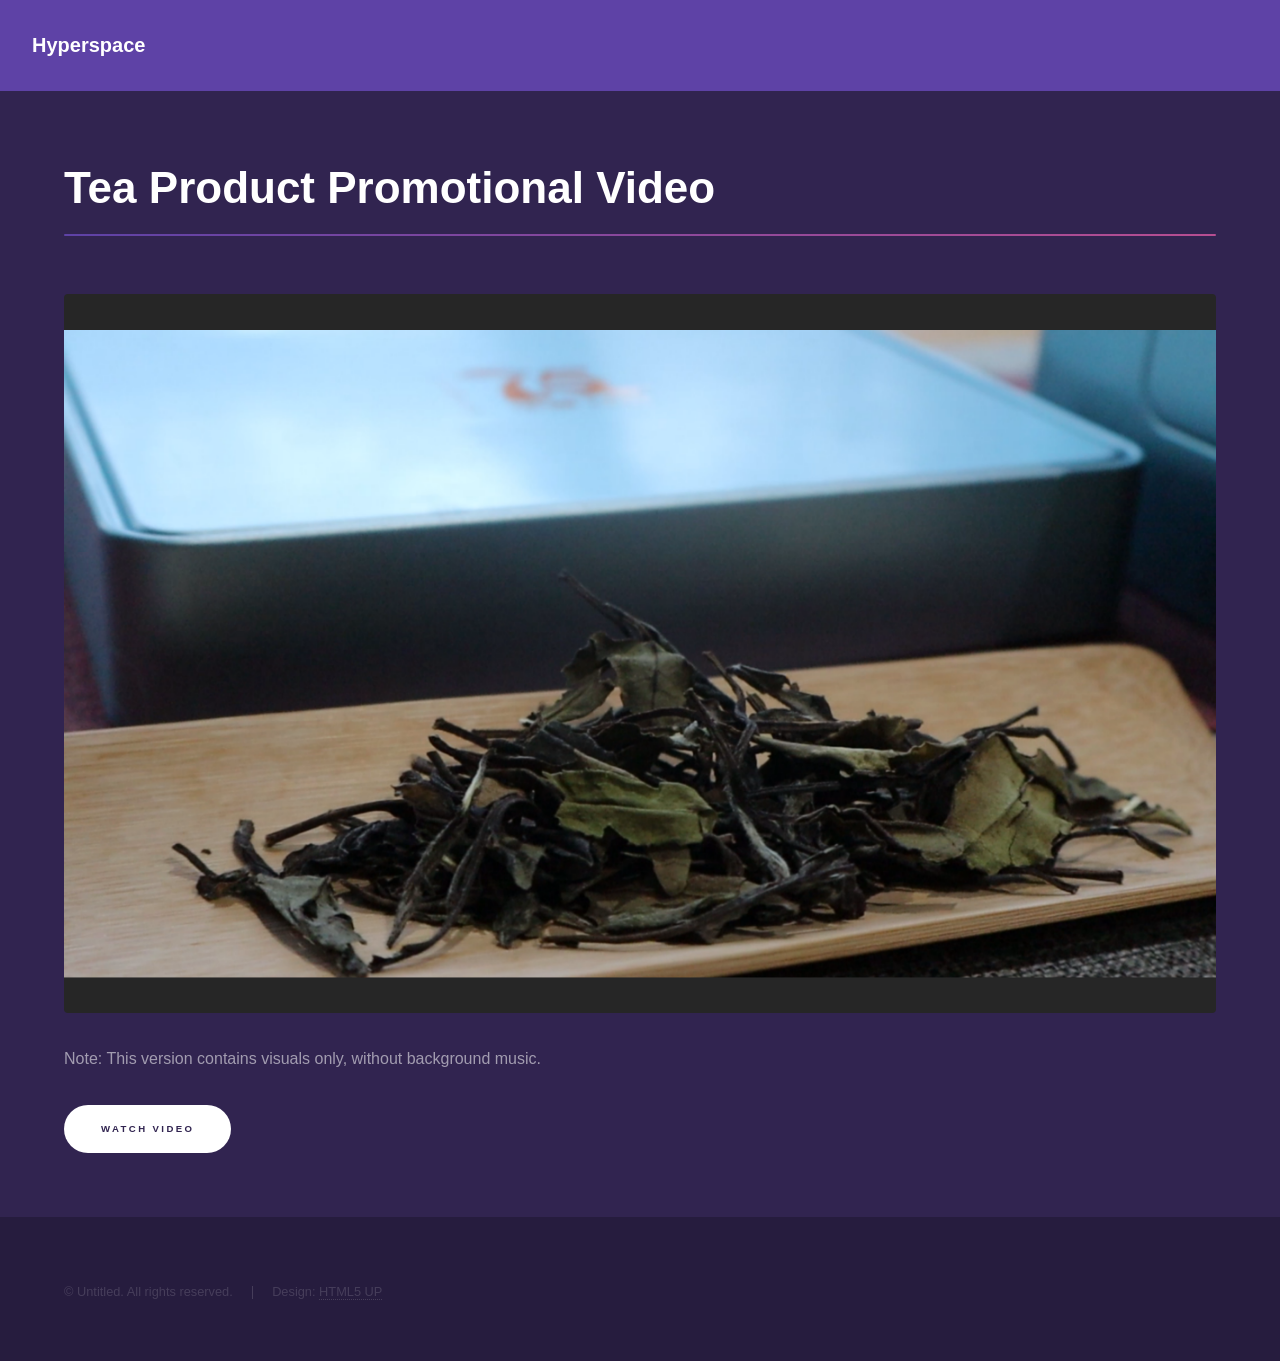
<file: VP2.html>
<!DOCTYPE HTML>
<!--
	Hyperspace by HTML5 UP
	html5up.net | @ajlkn
	Free for personal and commercial use under the CCA 3.0 license (html5up.net/license)
-->
<html>
	<head>
		<title>Generic - Hyperspace by HTML5 UP</title>
		<meta charset="utf-8" />
		<meta name="viewport" content="width=device-width, initial-scale=1, user-scalable=no" />
		<link rel="stylesheet" href="assets/css/main.css" />
		<noscript><link rel="stylesheet" href="assets/css/noscript.css" /></noscript>
	</head>
	<body class="is-preload">

		<!-- Header -->
			<header id="header">
				<a href="index.html" class="title">Hyperspace</a>
			</header>

		<!-- Wrapper -->
			<div id="wrapper">

				<!-- Main -->
					<section id="main" class="wrapper">
						<div class="inner">
							<h1 class="major">Tea Product Promotional Video</h1>
							<span class="image fit"><img src="images/视频封面1.png" alt="" /></span>
							<p>Note: This version contains visuals only, without background music.</p>
								<ul class="actions">
           							 <li>
                						<a href="https://drive.google.com/file/d/1uMpHYJUID4bbWJF8UPpQlqSEhYOAiCX_/view?usp=drive_link"
                   						class="button primary"
                   						target="_blank">
                   					Watch Video
                				</a>
            				</li>
        				</ul>
					</div>
				</section>
			</div>

		<!-- Footer -->
			<footer id="footer" class="wrapper alt">
				<div class="inner">
					<ul class="menu">
						<li>&copy; Untitled. All rights reserved.</li><li>Design: <a href="http://html5up.net">HTML5 UP</a></li>
					</ul>
				</div>
			</footer>

		<!-- Scripts -->
			<script src="assets/js/jquery.min.js"></script>
			<script src="assets/js/jquery.scrollex.min.js"></script>
			<script src="assets/js/jquery.scrolly.min.js"></script>
			<script src="assets/js/browser.min.js"></script>
			<script src="assets/js/breakpoints.min.js"></script>
			<script src="assets/js/util.js"></script>
			<script src="assets/js/main.js"></script>

	</body>
</html>
</file>
<file: assets/css/noscript.css>
/*
	Hyperspace by HTML5 UP
	html5up.net | @ajlkn
	Free for personal and commercial use under the CCA 3.0 license (html5up.net/license)
*/

/* Spotlights */

	.spotlights > section > .image:before {
		opacity: 0 !important;
	}

	.spotlights > section > .content > .inner {
		-moz-transform: none !important;
		-webkit-transform: none !important;
		-ms-transform: none !important;
		transform: none !important;
		opacity: 1 !important;
	}

/* Wrapper */

	.wrapper > .inner {
		opacity: 1 !important;
		-moz-transform: none !important;
		-webkit-transform: none !important;
		-ms-transform: none !important;
		transform: none !important;
	}

/* Sidebar */

	#sidebar > .inner {
		opacity: 1 !important;
	}

	#sidebar nav > ul > li {
		-moz-transform: none !important;
		-webkit-transform: none !important;
		-ms-transform: none !important;
		transform: none !important;
		opacity: 1 !important;
	}
</file>
<file: assets/css/main.css>
@import url(fontawesome-all.min.css);

/*
	Hyperspace by HTML5 UP
	html5up.net | @ajlkn
	Free for personal and commercial use under the CCA 3.0 license (html5up.net/license)
*/

html, body, div, span, applet, object,
iframe, h1, h2, h3, h4, h5, h6, p, blockquote,
pre, a, abbr, acronym, address, big, cite,
code, del, dfn, em, img, ins, kbd, q, s, samp,
small, strike, strong, sub, sup, tt, var, b,
u, i, center, dl, dt, dd, ol, ul, li, fieldset,
form, label, legend, table, caption, tbody,
tfoot, thead, tr, th, td, article, aside,
canvas, details, embed, figure, figcaption,
footer, header, hgroup, menu, nav, output, ruby,
section, summary, time, mark, audio, video {
	margin: 0;
	padding: 0;
	border: 0;
	font-size: 100%;
	font: inherit;
	vertical-align: baseline;}

article, aside, details, figcaption, figure,
footer, header, hgroup, menu, nav, section {
	display: block;}

body {
	line-height: 1;
}

ol, ul {
	list-style: none;
}

blockquote, q {
	quotes: none;
}

	blockquote:before, blockquote:after, q:before, q:after {
		content: '';
		content: none;
	}

table {
	border-collapse: collapse;
	border-spacing: 0;
}

body {
	-webkit-text-size-adjust: none;
}

mark {
	background-color: transparent;
	color: inherit;
}

input::-moz-focus-inner {
	border: 0;
	padding: 0;
}

input, select, textarea {
	-moz-appearance: none;
	-webkit-appearance: none;
	-ms-appearance: none;
	appearance: none;
}

/* Basic */

	@-ms-viewport {
		width: device-width;
	}

	body {
		-ms-overflow-style: scrollbar;
	}

	@media screen and (max-width: 480px) {

		html, body {
			min-width: 320px;
		}

	}

	html {
		box-sizing: border-box;
	}

	*, *:before, *:after {
		box-sizing: inherit;
	}

	body {
		background: #312450;
	}

		body.is-preload *, body.is-preload *:before, body.is-preload *:after {
			-moz-animation: none !important;
			-webkit-animation: none !important;
			-ms-animation: none !important;
			animation: none !important;
			-moz-transition: none !important;
			-webkit-transition: none !important;
			-ms-transition: none !important;
			transition: none !important;
		}

/* Type */

	body, input, select, textarea {
		color: rgba(255, 255, 255, 0.55);
		font-family: Arial, Helvetica, sans-serif;
		font-size: 16.5pt;
		font-weight: normal;
		line-height: 1.75;
	}

		@media screen and (max-width: 1680px) {

			body, input, select, textarea {
				font-size: 13pt;
			}

		}

		@media screen and (max-width: 1280px) {

			body, input, select, textarea {
				font-size: 12pt;
			}

		}

		@media screen and (max-width: 360px) {

			body, input, select, textarea {
				font-size: 11pt;
			}

		}

	a {
		-moz-transition: color 0.2s ease, border-bottom-color 0.2s ease;
		-webkit-transition: color 0.2s ease, border-bottom-color 0.2s ease;
		-ms-transition: color 0.2s ease, border-bottom-color 0.2s ease;
		transition: color 0.2s ease, border-bottom-color 0.2s ease;
		border-bottom: dotted 1px rgba(255, 255, 255, 0.35);
		color: inherit;
		text-decoration: none;
	}

		a:hover {
			border-bottom-color: transparent;
			color: #ffffff;
		}

	strong, b {
		color: #ffffff;
		font-weight: bold;
	}

	em, i {
		font-style: italic;
	}

	p {
		margin: 0 0 2em 0;
	}

	h1, h2, h3, h4, h5, h6 {
		color: #ffffff;
		font-weight: bold;
		line-height: 1.5;
		margin: 0 0 0.5em 0;
	}

		h1 a, h2 a, h3 a, h4 a, h5 a, h6 a {
			color: inherit;
			text-decoration: none;
		}

	h1 {
		font-size: 2.75em;
	}

		h1.major {
			margin: 0 0 1.3em 0;
			position: relative;
			padding-bottom: 0.35em;
		}

			h1.major:after {
				background-image: -moz-linear-gradient(to right, #5e42a6, #b74e91);
				background-image: -webkit-linear-gradient(to right, #5e42a6, #b74e91);
				background-image: -ms-linear-gradient(to right, #5e42a6, #b74e91);
				background-image: linear-gradient(to right, #5e42a6, #b74e91);
				-moz-transition: max-width 0.2s ease;
				-webkit-transition: max-width 0.2s ease;
				-ms-transition: max-width 0.2s ease;
				transition: max-width 0.2s ease;
				border-radius: 0.2em;
				bottom: 0;
				content: '';
				height: 0.05em;
				position: absolute;
				right: 0;
				width: 100%;
			}

	h2 {
		font-size: 1.75em;
	}

	h3 {
		font-size: 1.1em;
	}

	h4 {
		font-size: 1em;
	}

	h5 {
		font-size: 0.8em;
	}

	h6 {
		font-size: 0.6em;
	}

	@media screen and (max-width: 736px) {

		h1 {
			font-size: 2em;
		}

		h2 {
			font-size: 1.25em;
		}

		h3 {
			font-size: 1em;
		}

		h4 {
			font-size: 0.8em;
		}

		h5 {
			font-size: 0.6em;
		}

		h6 {
			font-size: 0.6em;
		}

	}

	sub {
		font-size: 0.8em;
		position: relative;
		top: 0.5em;
	}

	sup {
		font-size: 0.8em;
		position: relative;
		top: -0.5em;
	}

	blockquote {
		border-left: solid 4px rgba(255, 255, 255, 0.15);
		font-style: italic;
		margin: 0 0 2em 0;
		padding: 0.5em 0 0.5em 2em;
	}

	code {
		background: rgba(255, 255, 255, 0.05);
		border-radius: 0.25em;
		border: solid 1px rgba(255, 255, 255, 0.15);
		font-family: "Courier New", monospace;
		font-size: 0.9em;
		margin: 0 0.25em;
		padding: 0.25em 0.65em;
	}

	pre {
		-webkit-overflow-scrolling: touch;
		font-family: "Courier New", monospace;
		font-size: 0.9em;
		margin: 0 0 2em 0;
	}

		pre code {
			display: block;
			line-height: 1.75em;
			padding: 1em 1.5em;
			overflow-x: auto;
		}

	hr {
		border: 0;
		border-bottom: solid 1px rgba(255, 255, 255, 0.15);
		margin: 2em 0;
	}

		hr.major {
			margin: 3em 0;
		}

	.align-left {
		text-align: left;
	}

	.align-center {
		text-align: center;
	}

	.align-right {
		text-align: right;
	}

/* Row */

	.row {
		display: flex;
		flex-wrap: wrap;
		box-sizing: border-box;
		align-items: stretch;
	}

		.row > * {
			box-sizing: border-box;
		}

		.row.gtr-uniform > * > :last-child {
			margin-bottom: 0;
		}

		.row.aln-left {
			justify-content: flex-start;
		}

		.row.aln-center {
			justify-content: center;
		}

		.row.aln-right {
			justify-content: flex-end;
		}

		.row.aln-top {
			align-items: flex-start;
		}

		.row.aln-middle {
			align-items: center;
		}

		.row.aln-bottom {
			align-items: flex-end;
		}

		.row > .imp {
			order: -1;
		}

		.row > .col-1 {
			width: 8.33333%;
		}

		.row > .off-1 {
			margin-left: 8.33333%;
		}

		.row > .col-2 {
			width: 16.66667%;
		}

		.row > .off-2 {
			margin-left: 16.66667%;
		}

		.row > .col-3 {
			width: 25%;
		}

		.row > .off-3 {
			margin-left: 25%;
		}

		.row > .col-4 {
			width: 33.33333%;
		}

		.row > .off-4 {
			margin-left: 33.33333%;
		}

		.row > .col-5 {
			width: 41.66667%;
		}

		.row > .off-5 {
			margin-left: 41.66667%;
		}

		.row > .col-6 {
			width: 50%;
		}

		.row > .off-6 {
			margin-left: 50%;
		}

		.row > .col-7 {
			width: 58.33333%;
		}

		.row > .off-7 {
			margin-left: 58.33333%;
		}

		.row > .col-8 {
			width: 66.66667%;
		}

		.row > .off-8 {
			margin-left: 66.66667%;
		}

		.row > .col-9 {
			width: 75%;
		}

		.row > .off-9 {
			margin-left: 75%;
		}

		.row > .col-10 {
			width: 83.33333%;
		}

		.row > .off-10 {
			margin-left: 83.33333%;
		}

		.row > .col-11 {
			width: 91.66667%;
		}

		.row > .off-11 {
			margin-left: 91.66667%;
		}

		.row > .col-12 {
			width: 100%;
		}

		.row > .off-12 {
			margin-left: 100%;
		}

		.row.gtr-0 {
			margin-top: 0;
			margin-left: 0em;
		}

			.row.gtr-0 > * {
				padding: 0 0 0 0em;
			}

			.row.gtr-0.gtr-uniform {
				margin-top: 0em;
			}

				.row.gtr-0.gtr-uniform > * {
					padding-top: 0em;
				}

		.row.gtr-25 {
			margin-top: 0;
			margin-left: -0.375em;
		}

			.row.gtr-25 > * {
				padding: 0 0 0 0.375em;
			}

			.row.gtr-25.gtr-uniform {
				margin-top: -0.375em;
			}

				.row.gtr-25.gtr-uniform > * {
					padding-top: 0.375em;
				}

		.row.gtr-50 {
			margin-top: 0;
			margin-left: -0.75em;
		}

			.row.gtr-50 > * {
				padding: 0 0 0 0.75em;
			}

			.row.gtr-50.gtr-uniform {
				margin-top: -0.75em;
			}

				.row.gtr-50.gtr-uniform > * {
					padding-top: 0.75em;
				}

		.row {
			margin-top: 0;
			margin-left: -1.5em;
		}

			.row > * {
				padding: 0 0 0 1.5em;
			}

			.row.gtr-uniform {
				margin-top: -1.5em;
			}

				.row.gtr-uniform > * {
					padding-top: 1.5em;
				}

		.row.gtr-150 {
			margin-top: 0;
			margin-left: -2.25em;
		}

			.row.gtr-150 > * {
				padding: 0 0 0 2.25em;
			}

			.row.gtr-150.gtr-uniform {
				margin-top: -2.25em;
			}

				.row.gtr-150.gtr-uniform > * {
					padding-top: 2.25em;
				}

		.row.gtr-200 {
			margin-top: 0;
			margin-left: -3em;
		}

			.row.gtr-200 > * {
				padding: 0 0 0 3em;
			}

			.row.gtr-200.gtr-uniform {
				margin-top: -3em;
			}

				.row.gtr-200.gtr-uniform > * {
					padding-top: 3em;
				}

		@media screen and (max-width: 1680px) {

			.row {
				display: flex;
				flex-wrap: wrap;
				box-sizing: border-box;
				align-items: stretch;
			}

				.row > * {
					box-sizing: border-box;
				}

				.row.gtr-uniform > * > :last-child {
					margin-bottom: 0;
				}

				.row.aln-left {
					justify-content: flex-start;
				}

				.row.aln-center {
					justify-content: center;
				}

				.row.aln-right {
					justify-content: flex-end;
				}

				.row.aln-top {
					align-items: flex-start;
				}

				.row.aln-middle {
					align-items: center;
				}

				.row.aln-bottom {
					align-items: flex-end;
				}

				.row > .imp-xlarge {
					order: -1;
				}

				.row > .col-1-xlarge {
					width: 8.33333%;
				}

				.row > .off-1-xlarge {
					margin-left: 8.33333%;
				}

				.row > .col-2-xlarge {
					width: 16.66667%;
				}

				.row > .off-2-xlarge {
					margin-left: 16.66667%;
				}

				.row > .col-3-xlarge {
					width: 25%;
				}

				.row > .off-3-xlarge {
					margin-left: 25%;
				}

				.row > .col-4-xlarge {
					width: 33.33333%;
				}

				.row > .off-4-xlarge {
					margin-left: 33.33333%;
				}

				.row > .col-5-xlarge {
					width: 41.66667%;
				}

				.row > .off-5-xlarge {
					margin-left: 41.66667%;
				}

				.row > .col-6-xlarge {
					width: 50%;
				}

				.row > .off-6-xlarge {
					margin-left: 50%;
				}

				.row > .col-7-xlarge {
					width: 58.33333%;
				}

				.row > .off-7-xlarge {
					margin-left: 58.33333%;
				}

				.row > .col-8-xlarge {
					width: 66.66667%;
				}

				.row > .off-8-xlarge {
					margin-left: 66.66667%;
				}

				.row > .col-9-xlarge {
					width: 75%;
				}

				.row > .off-9-xlarge {
					margin-left: 75%;
				}

				.row > .col-10-xlarge {
					width: 83.33333%;
				}

				.row > .off-10-xlarge {
					margin-left: 83.33333%;
				}

				.row > .col-11-xlarge {
					width: 91.66667%;
				}

				.row > .off-11-xlarge {
					margin-left: 91.66667%;
				}

				.row > .col-12-xlarge {
					width: 100%;
				}

				.row > .off-12-xlarge {
					margin-left: 100%;
				}

				.row.gtr-0 {
					margin-top: 0;
					margin-left: 0em;
				}

					.row.gtr-0 > * {
						padding: 0 0 0 0em;
					}

					.row.gtr-0.gtr-uniform {
						margin-top: 0em;
					}

						.row.gtr-0.gtr-uniform > * {
							padding-top: 0em;
						}

				.row.gtr-25 {
					margin-top: 0;
					margin-left: -0.375em;
				}

					.row.gtr-25 > * {
						padding: 0 0 0 0.375em;
					}

					.row.gtr-25.gtr-uniform {
						margin-top: -0.375em;
					}

						.row.gtr-25.gtr-uniform > * {
							padding-top: 0.375em;
						}

				.row.gtr-50 {
					margin-top: 0;
					margin-left: -0.75em;
				}

					.row.gtr-50 > * {
						padding: 0 0 0 0.75em;
					}

					.row.gtr-50.gtr-uniform {
						margin-top: -0.75em;
					}

						.row.gtr-50.gtr-uniform > * {
							padding-top: 0.75em;
						}

				.row {
					margin-top: 0;
					margin-left: -1.5em;
				}

					.row > * {
						padding: 0 0 0 1.5em;
					}

					.row.gtr-uniform {
						margin-top: -1.5em;
					}

						.row.gtr-uniform > * {
							padding-top: 1.5em;
						}

				.row.gtr-150 {
					margin-top: 0;
					margin-left: -2.25em;
				}

					.row.gtr-150 > * {
						padding: 0 0 0 2.25em;
					}

					.row.gtr-150.gtr-uniform {
						margin-top: -2.25em;
					}

						.row.gtr-150.gtr-uniform > * {
							padding-top: 2.25em;
						}

				.row.gtr-200 {
					margin-top: 0;
					margin-left: -3em;
				}

					.row.gtr-200 > * {
						padding: 0 0 0 3em;
					}

					.row.gtr-200.gtr-uniform {
						margin-top: -3em;
					}

						.row.gtr-200.gtr-uniform > * {
							padding-top: 3em;
						}

		}

		@media screen and (max-width: 1280px) {

			.row {
				display: flex;
				flex-wrap: wrap;
				box-sizing: border-box;
				align-items: stretch;
			}

				.row > * {
					box-sizing: border-box;
				}

				.row.gtr-uniform > * > :last-child {
					margin-bottom: 0;
				}

				.row.aln-left {
					justify-content: flex-start;
				}

				.row.aln-center {
					justify-content: center;
				}

				.row.aln-right {
					justify-content: flex-end;
				}

				.row.aln-top {
					align-items: flex-start;
				}

				.row.aln-middle {
					align-items: center;
				}

				.row.aln-bottom {
					align-items: flex-end;
				}

				.row > .imp-large {
					order: -1;
				}

				.row > .col-1-large {
					width: 8.33333%;
				}

				.row > .off-1-large {
					margin-left: 8.33333%;
				}

				.row > .col-2-large {
					width: 16.66667%;
				}

				.row > .off-2-large {
					margin-left: 16.66667%;
				}

				.row > .col-3-large {
					width: 25%;
				}

				.row > .off-3-large {
					margin-left: 25%;
				}

				.row > .col-4-large {
					width: 33.33333%;
				}

				.row > .off-4-large {
					margin-left: 33.33333%;
				}

				.row > .col-5-large {
					width: 41.66667%;
				}

				.row > .off-5-large {
					margin-left: 41.66667%;
				}

				.row > .col-6-large {
					width: 50%;
				}

				.row > .off-6-large {
					margin-left: 50%;
				}

				.row > .col-7-large {
					width: 58.33333%;
				}

				.row > .off-7-large {
					margin-left: 58.33333%;
				}

				.row > .col-8-large {
					width: 66.66667%;
				}

				.row > .off-8-large {
					margin-left: 66.66667%;
				}

				.row > .col-9-large {
					width: 75%;
				}

				.row > .off-9-large {
					margin-left: 75%;
				}

				.row > .col-10-large {
					width: 83.33333%;
				}

				.row > .off-10-large {
					margin-left: 83.33333%;
				}

				.row > .col-11-large {
					width: 91.66667%;
				}

				.row > .off-11-large {
					margin-left: 91.66667%;
				}

				.row > .col-12-large {
					width: 100%;
				}

				.row > .off-12-large {
					margin-left: 100%;
				}

				.row.gtr-0 {
					margin-top: 0;
					margin-left: 0em;
				}

					.row.gtr-0 > * {
						padding: 0 0 0 0em;
					}

					.row.gtr-0.gtr-uniform {
						margin-top: 0em;
					}

						.row.gtr-0.gtr-uniform > * {
							padding-top: 0em;
						}

				.row.gtr-25 {
					margin-top: 0;
					margin-left: -0.375em;
				}

					.row.gtr-25 > * {
						padding: 0 0 0 0.375em;
					}

					.row.gtr-25.gtr-uniform {
						margin-top: -0.375em;
					}

						.row.gtr-25.gtr-uniform > * {
							padding-top: 0.375em;
						}

				.row.gtr-50 {
					margin-top: 0;
					margin-left: -0.75em;
				}

					.row.gtr-50 > * {
						padding: 0 0 0 0.75em;
					}

					.row.gtr-50.gtr-uniform {
						margin-top: -0.75em;
					}

						.row.gtr-50.gtr-uniform > * {
							padding-top: 0.75em;
						}

				.row {
					margin-top: 0;
					margin-left: -1.5em;
				}

					.row > * {
						padding: 0 0 0 1.5em;
					}

					.row.gtr-uniform {
						margin-top: -1.5em;
					}

						.row.gtr-uniform > * {
							padding-top: 1.5em;
						}

				.row.gtr-150 {
					margin-top: 0;
					margin-left: -2.25em;
				}

					.row.gtr-150 > * {
						padding: 0 0 0 2.25em;
					}

					.row.gtr-150.gtr-uniform {
						margin-top: -2.25em;
					}

						.row.gtr-150.gtr-uniform > * {
							padding-top: 2.25em;
						}

				.row.gtr-200 {
					margin-top: 0;
					margin-left: -3em;
				}

					.row.gtr-200 > * {
						padding: 0 0 0 3em;
					}

					.row.gtr-200.gtr-uniform {
						margin-top: -3em;
					}

						.row.gtr-200.gtr-uniform > * {
							padding-top: 3em;
						}

		}

		@media screen and (max-width: 980px) {

			.row {
				display: flex;
				flex-wrap: wrap;
				box-sizing: border-box;
				align-items: stretch;
			}

				.row > * {
					box-sizing: border-box;
				}

				.row.gtr-uniform > * > :last-child {
					margin-bottom: 0;
				}

				.row.aln-left {
					justify-content: flex-start;
				}

				.row.aln-center {
					justify-content: center;
				}

				.row.aln-right {
					justify-content: flex-end;
				}

				.row.aln-top {
					align-items: flex-start;
				}

				.row.aln-middle {
					align-items: center;
				}

				.row.aln-bottom {
					align-items: flex-end;
				}

				.row > .imp-medium {
					order: -1;
				}

				.row > .col-1-medium {
					width: 8.33333%;
				}

				.row > .off-1-medium {
					margin-left: 8.33333%;
				}

				.row > .col-2-medium {
					width: 16.66667%;
				}

				.row > .off-2-medium {
					margin-left: 16.66667%;
				}

				.row > .col-3-medium {
					width: 25%;
				}

				.row > .off-3-medium {
					margin-left: 25%;
				}

				.row > .col-4-medium {
					width: 33.33333%;
				}

				.row > .off-4-medium {
					margin-left: 33.33333%;
				}

				.row > .col-5-medium {
					width: 41.66667%;
				}

				.row > .off-5-medium {
					margin-left: 41.66667%;
				}

				.row > .col-6-medium {
					width: 50%;
				}

				.row > .off-6-medium {
					margin-left: 50%;
				}

				.row > .col-7-medium {
					width: 58.33333%;
				}

				.row > .off-7-medium {
					margin-left: 58.33333%;
				}

				.row > .col-8-medium {
					width: 66.66667%;
				}

				.row > .off-8-medium {
					margin-left: 66.66667%;
				}

				.row > .col-9-medium {
					width: 75%;
				}

				.row > .off-9-medium {
					margin-left: 75%;
				}

				.row > .col-10-medium {
					width: 83.33333%;
				}

				.row > .off-10-medium {
					margin-left: 83.33333%;
				}

				.row > .col-11-medium {
					width: 91.66667%;
				}

				.row > .off-11-medium {
					margin-left: 91.66667%;
				}

				.row > .col-12-medium {
					width: 100%;
				}

				.row > .off-12-medium {
					margin-left: 100%;
				}

				.row.gtr-0 {
					margin-top: 0;
					margin-left: 0em;
				}

					.row.gtr-0 > * {
						padding: 0 0 0 0em;
					}

					.row.gtr-0.gtr-uniform {
						margin-top: 0em;
					}

						.row.gtr-0.gtr-uniform > * {
							padding-top: 0em;
						}

				.row.gtr-25 {
					margin-top: 0;
					margin-left: -0.375em;
				}

					.row.gtr-25 > * {
						padding: 0 0 0 0.375em;
					}

					.row.gtr-25.gtr-uniform {
						margin-top: -0.375em;
					}

						.row.gtr-25.gtr-uniform > * {
							padding-top: 0.375em;
						}

				.row.gtr-50 {
					margin-top: 0;
					margin-left: -0.75em;
				}

					.row.gtr-50 > * {
						padding: 0 0 0 0.75em;
					}

					.row.gtr-50.gtr-uniform {
						margin-top: -0.75em;
					}

						.row.gtr-50.gtr-uniform > * {
							padding-top: 0.75em;
						}

				.row {
					margin-top: 0;
					margin-left: -1.5em;
				}

					.row > * {
						padding: 0 0 0 1.5em;
					}

					.row.gtr-uniform {
						margin-top: -1.5em;
					}

						.row.gtr-uniform > * {
							padding-top: 1.5em;
						}

				.row.gtr-150 {
					margin-top: 0;
					margin-left: -2.25em;
				}

					.row.gtr-150 > * {
						padding: 0 0 0 2.25em;
					}

					.row.gtr-150.gtr-uniform {
						margin-top: -2.25em;
					}

						.row.gtr-150.gtr-uniform > * {
							padding-top: 2.25em;
						}

				.row.gtr-200 {
					margin-top: 0;
					margin-left: -3em;
				}

					.row.gtr-200 > * {
						padding: 0 0 0 3em;
					}

					.row.gtr-200.gtr-uniform {
						margin-top: -3em;
					}

						.row.gtr-200.gtr-uniform > * {
							padding-top: 3em;
						}

		}

		@media screen and (max-width: 736px) {

			.row {
				display: flex;
				flex-wrap: wrap;
				box-sizing: border-box;
				align-items: stretch;
			}

				.row > * {
					box-sizing: border-box;
				}

				.row.gtr-uniform > * > :last-child {
					margin-bottom: 0;
				}

				.row.aln-left {
					justify-content: flex-start;
				}

				.row.aln-center {
					justify-content: center;
				}

				.row.aln-right {
					justify-content: flex-end;
				}

				.row.aln-top {
					align-items: flex-start;
				}

				.row.aln-middle {
					align-items: center;
				}

				.row.aln-bottom {
					align-items: flex-end;
				}

				.row > .imp-small {
					order: -1;
				}

				.row > .col-1-small {
					width: 8.33333%;
				}

				.row > .off-1-small {
					margin-left: 8.33333%;
				}

				.row > .col-2-small {
					width: 16.66667%;
				}

				.row > .off-2-small {
					margin-left: 16.66667%;
				}

				.row > .col-3-small {
					width: 25%;
				}

				.row > .off-3-small {
					margin-left: 25%;
				}

				.row > .col-4-small {
					width: 33.33333%;
				}

				.row > .off-4-small {
					margin-left: 33.33333%;
				}

				.row > .col-5-small {
					width: 41.66667%;
				}

				.row > .off-5-small {
					margin-left: 41.66667%;
				}

				.row > .col-6-small {
					width: 50%;
				}

				.row > .off-6-small {
					margin-left: 50%;
				}

				.row > .col-7-small {
					width: 58.33333%;
				}

				.row > .off-7-small {
					margin-left: 58.33333%;
				}

				.row > .col-8-small {
					width: 66.66667%;
				}

				.row > .off-8-small {
					margin-left: 66.66667%;
				}

				.row > .col-9-small {
					width: 75%;
				}

				.row > .off-9-small {
					margin-left: 75%;
				}

				.row > .col-10-small {
					width: 83.33333%;
				}

				.row > .off-10-small {
					margin-left: 83.33333%;
				}

				.row > .col-11-small {
					width: 91.66667%;
				}

				.row > .off-11-small {
					margin-left: 91.66667%;
				}

				.row > .col-12-small {
					width: 100%;
				}

				.row > .off-12-small {
					margin-left: 100%;
				}

				.row.gtr-0 {
					margin-top: 0;
					margin-left: 0em;
				}

					.row.gtr-0 > * {
						padding: 0 0 0 0em;
					}

					.row.gtr-0.gtr-uniform {
						margin-top: 0em;
					}

						.row.gtr-0.gtr-uniform > * {
							padding-top: 0em;
						}

				.row.gtr-25 {
					margin-top: 0;
					margin-left: -0.375em;
				}

					.row.gtr-25 > * {
						padding: 0 0 0 0.375em;
					}

					.row.gtr-25.gtr-uniform {
						margin-top: -0.375em;
					}

						.row.gtr-25.gtr-uniform > * {
							padding-top: 0.375em;
						}

				.row.gtr-50 {
					margin-top: 0;
					margin-left: -0.75em;
				}

					.row.gtr-50 > * {
						padding: 0 0 0 0.75em;
					}

					.row.gtr-50.gtr-uniform {
						margin-top: -0.75em;
					}

						.row.gtr-50.gtr-uniform > * {
							padding-top: 0.75em;
						}

				.row {
					margin-top: 0;
					margin-left: -1.5em;
				}

					.row > * {
						padding: 0 0 0 1.5em;
					}

					.row.gtr-uniform {
						margin-top: -1.5em;
					}

						.row.gtr-uniform > * {
							padding-top: 1.5em;
						}

				.row.gtr-150 {
					margin-top: 0;
					margin-left: -2.25em;
				}

					.row.gtr-150 > * {
						padding: 0 0 0 2.25em;
					}

					.row.gtr-150.gtr-uniform {
						margin-top: -2.25em;
					}

						.row.gtr-150.gtr-uniform > * {
							padding-top: 2.25em;
						}

				.row.gtr-200 {
					margin-top: 0;
					margin-left: -3em;
				}

					.row.gtr-200 > * {
						padding: 0 0 0 3em;
					}

					.row.gtr-200.gtr-uniform {
						margin-top: -3em;
					}

						.row.gtr-200.gtr-uniform > * {
							padding-top: 3em;
						}

		}

		@media screen and (max-width: 480px) {

			.row {
				display: flex;
				flex-wrap: wrap;
				box-sizing: border-box;
				align-items: stretch;
			}

				.row > * {
					box-sizing: border-box;
				}

				.row.gtr-uniform > * > :last-child {
					margin-bottom: 0;
				}

				.row.aln-left {
					justify-content: flex-start;
				}

				.row.aln-center {
					justify-content: center;
				}

				.row.aln-right {
					justify-content: flex-end;
				}

				.row.aln-top {
					align-items: flex-start;
				}

				.row.aln-middle {
					align-items: center;
				}

				.row.aln-bottom {
					align-items: flex-end;
				}

				.row > .imp-xsmall {
					order: -1;
				}

				.row > .col-1-xsmall {
					width: 8.33333%;
				}

				.row > .off-1-xsmall {
					margin-left: 8.33333%;
				}

				.row > .col-2-xsmall {
					width: 16.66667%;
				}

				.row > .off-2-xsmall {
					margin-left: 16.66667%;
				}

				.row > .col-3-xsmall {
					width: 25%;
				}

				.row > .off-3-xsmall {
					margin-left: 25%;
				}

				.row > .col-4-xsmall {
					width: 33.33333%;
				}

				.row > .off-4-xsmall {
					margin-left: 33.33333%;
				}

				.row > .col-5-xsmall {
					width: 41.66667%;
				}

				.row > .off-5-xsmall {
					margin-left: 41.66667%;
				}

				.row > .col-6-xsmall {
					width: 50%;
				}

				.row > .off-6-xsmall {
					margin-left: 50%;
				}

				.row > .col-7-xsmall {
					width: 58.33333%;
				}

				.row > .off-7-xsmall {
					margin-left: 58.33333%;
				}

				.row > .col-8-xsmall {
					width: 66.66667%;
				}

				.row > .off-8-xsmall {
					margin-left: 66.66667%;
				}

				.row > .col-9-xsmall {
					width: 75%;
				}

				.row > .off-9-xsmall {
					margin-left: 75%;
				}

				.row > .col-10-xsmall {
					width: 83.33333%;
				}

				.row > .off-10-xsmall {
					margin-left: 83.33333%;
				}

				.row > .col-11-xsmall {
					width: 91.66667%;
				}

				.row > .off-11-xsmall {
					margin-left: 91.66667%;
				}

				.row > .col-12-xsmall {
					width: 100%;
				}

				.row > .off-12-xsmall {
					margin-left: 100%;
				}

				.row.gtr-0 {
					margin-top: 0;
					margin-left: 0em;
				}

					.row.gtr-0 > * {
						padding: 0 0 0 0em;
					}

					.row.gtr-0.gtr-uniform {
						margin-top: 0em;
					}

						.row.gtr-0.gtr-uniform > * {
							padding-top: 0em;
						}

				.row.gtr-25 {
					margin-top: 0;
					margin-left: -0.375em;
				}

					.row.gtr-25 > * {
						padding: 0 0 0 0.375em;
					}

					.row.gtr-25.gtr-uniform {
						margin-top: -0.375em;
					}

						.row.gtr-25.gtr-uniform > * {
							padding-top: 0.375em;
						}

				.row.gtr-50 {
					margin-top: 0;
					margin-left: -0.75em;
				}

					.row.gtr-50 > * {
						padding: 0 0 0 0.75em;
					}

					.row.gtr-50.gtr-uniform {
						margin-top: -0.75em;
					}

						.row.gtr-50.gtr-uniform > * {
							padding-top: 0.75em;
						}

				.row {
					margin-top: 0;
					margin-left: -1.5em;
				}

					.row > * {
						padding: 0 0 0 1.5em;
					}

					.row.gtr-uniform {
						margin-top: -1.5em;
					}

						.row.gtr-uniform > * {
							padding-top: 1.5em;
						}

				.row.gtr-150 {
					margin-top: 0;
					margin-left: -2.25em;
				}

					.row.gtr-150 > * {
						padding: 0 0 0 2.25em;
					}

					.row.gtr-150.gtr-uniform {
						margin-top: -2.25em;
					}

						.row.gtr-150.gtr-uniform > * {
							padding-top: 2.25em;
						}

				.row.gtr-200 {
					margin-top: 0;
					margin-left: -3em;
				}

					.row.gtr-200 > * {
						padding: 0 0 0 3em;
					}

					.row.gtr-200.gtr-uniform {
						margin-top: -3em;
					}

						.row.gtr-200.gtr-uniform > * {
							padding-top: 3em;
						}

		}

/* Box */

	.box {
		border-radius: 0.25em;
		border: solid 1px rgba(255, 255, 255, 0.15);
		margin-bottom: 2em;
		padding: 1.5em;
	}

		.box > :last-child,
		.box > :last-child > :last-child,
		.box > :last-child > :last-child > :last-child {
			margin-bottom: 0;
		}

		.box.alt {
			border: 0;
			border-radius: 0;
			padding: 0;
		}

/* Button */

	input[type="submit"],
	input[type="reset"],
	input[type="button"],
	button,
	.button {
		-moz-appearance: none;
		-webkit-appearance: none;
		-ms-appearance: none;
		appearance: none;
		-moz-transition: border-color 0.2s ease;
		-webkit-transition: border-color 0.2s ease;
		-ms-transition: border-color 0.2s ease;
		transition: border-color 0.2s ease;
		background-color: transparent;
		border: solid 1px !important;
		border-color: rgba(255, 255, 255, 0.15) !important;
		border-radius: 3em;
		color: #ffffff !important;
		cursor: pointer;
		display: inline-block;
		font-size: 0.6em;
		font-weight: bold;
		height: calc(4.75em + 2px);
		letter-spacing: 0.25em;
		line-height: 4.75em;
		outline: 0;
		padding: 0 3.75em;
		position: relative;
		text-align: center;
		text-decoration: none;
		text-transform: uppercase;
		white-space: nowrap;
	}

		input[type="submit"]:after,
		input[type="reset"]:after,
		input[type="button"]:after,
		button:after,
		.button:after {
			-moz-transform: scale(0.25);
			-webkit-transform: scale(0.25);
			-ms-transform: scale(0.25);
			transform: scale(0.25);
			pointer-events: none;
			-moz-transition: opacity 0.2s ease, -moz-transform 0.2s ease;
			-webkit-transition: opacity 0.2s ease, -webkit-transform 0.2s ease;
			-ms-transition: opacity 0.2s ease, -ms-transform 0.2s ease;
			transition: opacity 0.2s ease, transform 0.2s ease;
			background: #ffffff;
			border-radius: 3em;
			content: '';
			height: 100%;
			left: 0;
			opacity: 0;
			position: absolute;
			top: 0;
			width: 100%;
		}

		input[type="submit"].icon:before,
		input[type="reset"].icon:before,
		input[type="button"].icon:before,
		button.icon:before,
		.button.icon:before {
			margin-right: 0.75em;
		}

		input[type="submit"].fit,
		input[type="reset"].fit,
		input[type="button"].fit,
		button.fit,
		.button.fit {
			width: 100%;
		}

		input[type="submit"].small,
		input[type="reset"].small,
		input[type="button"].small,
		button.small,
		.button.small {
			font-size: 0.4em;
		}

		input[type="submit"].large,
		input[type="reset"].large,
		input[type="button"].large,
		button.large,
		.button.large {
			font-size: 0.8em;
		}

		input[type="submit"].primary,
		input[type="reset"].primary,
		input[type="button"].primary,
		button.primary,
		.button.primary {
			background-color: #ffffff;
			color: #312450 !important;
		}

			input[type="submit"].primary:after,
			input[type="reset"].primary:after,
			input[type="button"].primary:after,
			button.primary:after,
			.button.primary:after {
				display: none;
			}

		input[type="submit"].disabled, input[type="submit"]:disabled,
		input[type="reset"].disabled,
		input[type="reset"]:disabled,
		input[type="button"].disabled,
		input[type="button"]:disabled,
		button.disabled,
		button:disabled,
		.button.disabled,
		.button:disabled {
			cursor: default;
			opacity: 0.5;
			pointer-events: none;
		}

		input[type="submit"]:hover,
		input[type="reset"]:hover,
		input[type="button"]:hover,
		button:hover,
		.button:hover {
			border-color: rgba(255, 255, 255, 0.55) !important;
		}

			input[type="submit"]:hover:after,
			input[type="reset"]:hover:after,
			input[type="button"]:hover:after,
			button:hover:after,
			.button:hover:after {
				opacity: 0.05;
				-moz-transform: scale(1);
				-webkit-transform: scale(1);
				-ms-transform: scale(1);
				transform: scale(1);
			}

			input[type="submit"]:hover:active,
			input[type="reset"]:hover:active,
			input[type="button"]:hover:active,
			button:hover:active,
			.button:hover:active {
				border-color: #ffffff !important;
			}

				input[type="submit"]:hover:active:after,
				input[type="reset"]:hover:active:after,
				input[type="button"]:hover:active:after,
				button:hover:active:after,
				.button:hover:active:after {
					opacity: 0.1;
				}

/* Features */

	.features {
		display: -moz-flex;
		display: -webkit-flex;
		display: -ms-flex;
		display: flex;
		-moz-flex-wrap: wrap;
		-webkit-flex-wrap: wrap;
		-ms-flex-wrap: wrap;
		flex-wrap: wrap;
		border-radius: 0.25em;
		border: solid 1px rgba(255, 255, 255, 0.15);
		background: rgba(255, 255, 255, 0.05);
		margin: 0 0 2em 0;
	}

		.features section {
			padding: 3.5em 3em 1em 7em ;
			width: 50%;
			border-top: solid 1px rgba(255, 255, 255, 0.15);
			position: relative;
		}

			.features section:nth-child(-n + 2) {
				border-top-width: 0;
			}

			.features section:nth-child(2n) {
				border-left: solid 1px rgba(255, 255, 255, 0.15);
			}

			.features section .icon {
				-moz-transition: opacity 0.5s ease, -moz-transform 0.5s ease;
				-webkit-transition: opacity 0.5s ease, -webkit-transform 0.5s ease;
				-ms-transition: opacity 0.5s ease, -ms-transform 0.5s ease;
				transition: opacity 0.5s ease, transform 0.5s ease;
				-moz-transition-delay: 1s;
				-webkit-transition-delay: 1s;
				-ms-transition-delay: 1s;
				transition-delay: 1s;
				-moz-transform: scale(1);
				-webkit-transform: scale(1);
				-ms-transform: scale(1);
				transform: scale(1);
				position: absolute;
				left: 3em;
				top: 3em;
				opacity: 1;
			}

			.features section:nth-child(1) .icon {
				-moz-transition-delay: 0.15s;
				-webkit-transition-delay: 0.15s;
				-ms-transition-delay: 0.15s;
				transition-delay: 0.15s;
			}

			.features section:nth-child(2) .icon {
				-moz-transition-delay: 0.3s;
				-webkit-transition-delay: 0.3s;
				-ms-transition-delay: 0.3s;
				transition-delay: 0.3s;
			}

			.features section:nth-child(3) .icon {
				-moz-transition-delay: 0.45s;
				-webkit-transition-delay: 0.45s;
				-ms-transition-delay: 0.45s;
				transition-delay: 0.45s;
			}

			.features section:nth-child(4) .icon {
				-moz-transition-delay: 0.6s;
				-webkit-transition-delay: 0.6s;
				-ms-transition-delay: 0.6s;
				transition-delay: 0.6s;
			}

			.features section:nth-child(5) .icon {
				-moz-transition-delay: 0.75s;
				-webkit-transition-delay: 0.75s;
				-ms-transition-delay: 0.75s;
				transition-delay: 0.75s;
			}

			.features section:nth-child(6) .icon {
				-moz-transition-delay: 0.9s;
				-webkit-transition-delay: 0.9s;
				-ms-transition-delay: 0.9s;
				transition-delay: 0.9s;
			}

			.features section:nth-child(7) .icon {
				-moz-transition-delay: 1.05s;
				-webkit-transition-delay: 1.05s;
				-ms-transition-delay: 1.05s;
				transition-delay: 1.05s;
			}

			.features section:nth-child(8) .icon {
				-moz-transition-delay: 1.2s;
				-webkit-transition-delay: 1.2s;
				-ms-transition-delay: 1.2s;
				transition-delay: 1.2s;
			}

			.features section:nth-child(9) .icon {
				-moz-transition-delay: 1.35s;
				-webkit-transition-delay: 1.35s;
				-ms-transition-delay: 1.35s;
				transition-delay: 1.35s;
			}

			.features section:nth-child(10) .icon {
				-moz-transition-delay: 1.5s;
				-webkit-transition-delay: 1.5s;
				-ms-transition-delay: 1.5s;
				transition-delay: 1.5s;
			}

			.features section:nth-child(11) .icon {
				-moz-transition-delay: 1.65s;
				-webkit-transition-delay: 1.65s;
				-ms-transition-delay: 1.65s;
				transition-delay: 1.65s;
			}

			.features section:nth-child(12) .icon {
				-moz-transition-delay: 1.8s;
				-webkit-transition-delay: 1.8s;
				-ms-transition-delay: 1.8s;
				transition-delay: 1.8s;
			}

			.features section:nth-child(13) .icon {
				-moz-transition-delay: 1.95s;
				-webkit-transition-delay: 1.95s;
				-ms-transition-delay: 1.95s;
				transition-delay: 1.95s;
			}

			.features section:nth-child(14) .icon {
				-moz-transition-delay: 2.1s;
				-webkit-transition-delay: 2.1s;
				-ms-transition-delay: 2.1s;
				transition-delay: 2.1s;
			}

			.features section:nth-child(15) .icon {
				-moz-transition-delay: 2.25s;
				-webkit-transition-delay: 2.25s;
				-ms-transition-delay: 2.25s;
				transition-delay: 2.25s;
			}

			.features section:nth-child(16) .icon {
				-moz-transition-delay: 2.4s;
				-webkit-transition-delay: 2.4s;
				-ms-transition-delay: 2.4s;
				transition-delay: 2.4s;
			}

			.features section:nth-child(17) .icon {
				-moz-transition-delay: 2.55s;
				-webkit-transition-delay: 2.55s;
				-ms-transition-delay: 2.55s;
				transition-delay: 2.55s;
			}

			.features section:nth-child(18) .icon {
				-moz-transition-delay: 2.7s;
				-webkit-transition-delay: 2.7s;
				-ms-transition-delay: 2.7s;
				transition-delay: 2.7s;
			}

			.features section:nth-child(19) .icon {
				-moz-transition-delay: 2.85s;
				-webkit-transition-delay: 2.85s;
				-ms-transition-delay: 2.85s;
				transition-delay: 2.85s;
			}

			.features section:nth-child(20) .icon {
				-moz-transition-delay: 3s;
				-webkit-transition-delay: 3s;
				-ms-transition-delay: 3s;
				transition-delay: 3s;
			}

		.features.inactive section .icon {
			-moz-transform: scale(0.5);
			-webkit-transform: scale(0.5);
			-ms-transform: scale(0.5);
			transform: scale(0.5);
			opacity: 0;
		}

		@media screen and (max-width: 980px) {

			.features {
				display: block;
			}

				.features section {
					border-top-width: 1px !important;
					border-left-width: 0 !important;
					width: 100%;
				}

					.features section:first-child {
						border-top-width: 0 !important;
					}

		}

		@media screen and (max-width: 736px) {

			.features section {
				padding: 2.5em 1.5em 0.1em 5.5em ;
			}

				.features section .icon {
					left: 1.5em;
					top: 2em;
				}

		}

		@media screen and (max-width: 480px) {

			.features section {
				padding: 2em 1.5em 0.1em 1.5em ;
			}

				.features section .icon {
					left: 0;
					position: relative;
					top: 0;
				}

		}

/* Form */

	form {
		margin: 0 0 2em 0;
	}

		form > :last-child {
			margin-bottom: 0;
		}

		form > .fields {
			display: -moz-flex;
			display: -webkit-flex;
			display: -ms-flex;
			display: flex;
			-moz-flex-wrap: wrap;
			-webkit-flex-wrap: wrap;
			-ms-flex-wrap: wrap;
			flex-wrap: wrap;
			width: calc(100% + 3em);
			margin: -1.5em 0 2em -1.5em;
		}

			form > .fields > .field {
				-moz-flex-grow: 0;
				-webkit-flex-grow: 0;
				-ms-flex-grow: 0;
				flex-grow: 0;
				-moz-flex-shrink: 0;
				-webkit-flex-shrink: 0;
				-ms-flex-shrink: 0;
				flex-shrink: 0;
				padding: 1.5em 0 0 1.5em;
				width: calc(100% - 1.5em);
			}

				form > .fields > .field.half {
					width: calc(50% - 0.75em);
				}

				form > .fields > .field.third {
					width: calc(100%/3 - 0.5em);
				}

				form > .fields > .field.quarter {
					width: calc(25% - 0.375em);
				}

		@media screen and (max-width: 480px) {

			form > .fields {
				width: calc(100% + 3em);
				margin: -1.5em 0 2em -1.5em;
			}

				form > .fields > .field {
					padding: 1.5em 0 0 1.5em;
					width: calc(100% - 1.5em);
				}

					form > .fields > .field.half {
						width: calc(100% - 1.5em);
					}

					form > .fields > .field.third {
						width: calc(100% - 1.5em);
					}

					form > .fields > .field.quarter {
						width: calc(100% - 1.5em);
					}

		}

	label {
		color: #ffffff;
		font-weight: bold;
		line-height: 1.5;
		margin: 0 0 0.7em 0;
		display: block;
		font-size: 1.1em;
	}

	input[type="text"],
	input[type="password"],
	input[type="email"],
	input[type="tel"],
	select,
	textarea {
		-moz-appearance: none;
		-webkit-appearance: none;
		-ms-appearance: none;
		appearance: none;
		background: rgba(255, 255, 255, 0.05);
		border-radius: 0.25em;
		border: none;
		border: solid 1px rgba(255, 255, 255, 0.15);
		color: inherit;
		display: block;
		outline: 0;
		padding: 0 1em;
		text-decoration: none;
		width: 100%;
	}

		input[type="text"]:invalid,
		input[type="password"]:invalid,
		input[type="email"]:invalid,
		input[type="tel"]:invalid,
		select:invalid,
		textarea:invalid {
			box-shadow: none;
		}

		input[type="text"]:focus,
		input[type="password"]:focus,
		input[type="email"]:focus,
		input[type="tel"]:focus,
		select:focus,
		textarea:focus {
			border-color: #ffffff;
			box-shadow: 0 0 0 1px #ffffff;
		}

	select {
		background-image: url("data:image/svg+xml;charset=utf8,%3Csvg xmlns='http://www.w3.org/2000/svg' width='40' height='40' preserveAspectRatio='none' viewBox='0 0 40 40'%3E%3Cpath d='M9.4,12.3l10.4,10.4l10.4-10.4c0.2-0.2,0.5-0.4,0.9-0.4c0.3,0,0.6,0.1,0.9,0.4l3.3,3.3c0.2,0.2,0.4,0.5,0.4,0.9 c0,0.4-0.1,0.6-0.4,0.9L20.7,31.9c-0.2,0.2-0.5,0.4-0.9,0.4c-0.3,0-0.6-0.1-0.9-0.4L4.3,17.3c-0.2-0.2-0.4-0.5-0.4-0.9 c0-0.4,0.1-0.6,0.4-0.9l3.3-3.3c0.2-0.2,0.5-0.4,0.9-0.4S9.1,12.1,9.4,12.3z' fill='rgba(255, 255, 255, 0.15)' /%3E%3C/svg%3E");
		background-size: 1.25rem;
		background-repeat: no-repeat;
		background-position: calc(100% - 1rem) center;
		height: 2.75em;
		padding-right: 2.75em;
		text-overflow: ellipsis;
	}

		select option {
			color: #ffffff;
			background: #312450;
		}

		select:focus::-ms-value {
			background-color: transparent;
		}

		select::-ms-expand {
			display: none;
		}

	input[type="text"],
	input[type="password"],
	input[type="email"],
	select {
		height: 2.75em;
	}

	textarea {
		padding: 0.75em 1em;
	}

		body.is-ie textarea {
			min-height: 10em;
		}

	input[type="checkbox"],
	input[type="radio"] {
		-moz-appearance: none;
		-webkit-appearance: none;
		-ms-appearance: none;
		appearance: none;
		display: block;
		float: left;
		margin-right: -2em;
		opacity: 0;
		width: 1em;
		z-index: -1;
	}

		input[type="checkbox"] + label,
		input[type="radio"] + label {
			text-decoration: none;
			color: rgba(255, 255, 255, 0.55);
			cursor: pointer;
			display: inline-block;
			font-size: 1em;
			font-weight: normal;
			padding-left: 2.4em;
			padding-right: 0.75em;
			position: relative;
		}

			input[type="checkbox"] + label:before,
			input[type="radio"] + label:before {
				-moz-osx-font-smoothing: grayscale;
				-webkit-font-smoothing: antialiased;
				display: inline-block;
				font-style: normal;
				font-variant: normal;
				text-rendering: auto;
				line-height: 1;
				text-transform: none !important;
				font-family: 'Font Awesome 5 Free';
				font-weight: 900;
			}

			input[type="checkbox"] + label:before,
			input[type="radio"] + label:before {
				background: rgba(255, 255, 255, 0.05);
				border-radius: 0.25em;
				border: solid 1px rgba(255, 255, 255, 0.15);
				content: '';
				display: inline-block;
				font-size: 0.8em;
				height: 2.0625em;
				left: 0;
				line-height: 2.0625em;
				position: absolute;
				text-align: center;
				top: 0;
				width: 2.0625em;
			}

		input[type="checkbox"]:checked + label:before,
		input[type="radio"]:checked + label:before {
			background: #ffffff;
			border-color: #ffffff;
			color: #b74e91;
			content: '\f00c';
		}

		input[type="checkbox"]:focus + label:before,
		input[type="radio"]:focus + label:before {
			border-color: #ffffff;
			box-shadow: 0 0 0 1px #ffffff;
		}

	input[type="checkbox"] + label:before {
		border-radius: 0.25em;
	}

	input[type="radio"] + label:before {
		border-radius: 100%;
	}

	::-webkit-input-placeholder {
		color: rgba(255, 255, 255, 0.35) !important;
		opacity: 1.0;
	}

	:-moz-placeholder {
		color: rgba(255, 255, 255, 0.35) !important;
		opacity: 1.0;
	}

	::-moz-placeholder {
		color: rgba(255, 255, 255, 0.35) !important;
		opacity: 1.0;
	}

	:-ms-input-placeholder {
		color: rgba(255, 255, 255, 0.35) !important;
		opacity: 1.0;
	}

/* Icon */

	.icon {
		text-decoration: none;
		border-bottom: none;
		position: relative;
	}

		.icon:before {
			-moz-osx-font-smoothing: grayscale;
			-webkit-font-smoothing: antialiased;
			display: inline-block;
			font-style: normal;
			font-variant: normal;
			text-rendering: auto;
			line-height: 1;
			text-transform: none !important;
			font-family: 'Font Awesome 5 Free';
			font-weight: 400;
		}

		.icon > .label {
			display: none;
		}

		.icon:before {
			line-height: inherit;
		}

		.icon.solid:before {
			font-weight: 900;
		}

		.icon.brands:before {
			font-family: 'Font Awesome 5 Brands';
		}

		.icon.major {
			width: 2.5em;
			height: 2.5em;
			display: block;
			background: #ffffff;
			border-radius: 100%;
			color: #312450;
			text-align: center;
			line-height: 2.5em;
			margin: 0 0 1.3em 0;
		}

			.icon.major:before {
				font-size: 1.25em;
			}

				.wrapper.style1 .icon.major:before {
					color: #5e42a6;
				}

				.wrapper.style1-alt .icon.major:before {
					color: #493382;
				}

				.wrapper.style2 .icon.major:before {
					color: #5052b5;
				}

				.wrapper.style2-alt .icon.major:before {
					color: #3e4094;
				}

				.wrapper.style3 .icon.major:before {
					color: #b74e91;
				}

				.wrapper.style3-alt .icon.major:before {
					color: #953d75;
				}

/* Image */

	.image {
		border-radius: 0.25em;
		border: 0;
		display: inline-block;
		position: relative;
	}

		.image img {
			border-radius: 0.25em;
			display: block;
		}

		.image.left, .image.right {
			max-width: 40%;
		}

			.image.left img, .image.right img {
				width: 100%;
			}

		.image.left {
			float: left;
			margin: 0 1.5em 1em 0;
			top: 0.25em;
		}

		.image.right {
			float: right;
			margin: 0 0 1em 1.5em;
			top: 0.25em;
		}

		.image.fit {
			display: block;
			margin: 0 0 2em 0;
			width: 100%;
		}

			.image.fit img {
				width: 100%;
			}

		.image.main {
			display: block;
			margin: 0 0 3em 0;
			width: 100%;
		}

			.image.main img {
				width: 100%;
			}

/* List */

	ol {
		list-style: decimal;
		margin: 0 0 2em 0;
		padding-left: 1.25em;
	}

		ol li {
			padding-left: 0.25em;
		}

	ul {
		list-style: disc;
		margin: 0 0 2em 0;
		padding-left: 1em;
	}

		ul li {
			padding-left: 0.5em;
		}

		ul.alt {
			list-style: none;
			padding-left: 0;
		}

			ul.alt li {
				border-top: solid 1px rgba(255, 255, 255, 0.15);
				padding: 0.5em 0;
			}

				ul.alt li:first-child {
					border-top: 0;
					padding-top: 0;
				}

	dl {
		margin: 0 0 2em 0;
	}

		dl dt {
			display: block;
			font-weight: bold;
			margin: 0 0 1em 0;
		}

		dl dd {
			margin-left: 2em;
		}

/* Actions */

	ul.actions {
		display: -moz-flex;
		display: -webkit-flex;
		display: -ms-flex;
		display: flex;
		cursor: default;
		list-style: none;
		margin-left: -1em;
		padding-left: 0;
	}

		ul.actions li {
			padding: 0 0 0 1em;
			vertical-align: middle;
		}

		ul.actions.special {
			-moz-justify-content: center;
			-webkit-justify-content: center;
			-ms-justify-content: center;
			justify-content: center;
			width: 100%;
			margin-left: 0;
		}

			ul.actions.special li:first-child {
				padding-left: 0;
			}

		ul.actions.stacked {
			-moz-flex-direction: column;
			-webkit-flex-direction: column;
			-ms-flex-direction: column;
			flex-direction: column;
			margin-left: 0;
		}

			ul.actions.stacked li {
				padding: 1.3em 0 0 0;
			}

				ul.actions.stacked li:first-child {
					padding-top: 0;
				}

		ul.actions.fit {
			width: calc(100% + 1em);
		}

			ul.actions.fit li {
				-moz-flex-grow: 1;
				-webkit-flex-grow: 1;
				-ms-flex-grow: 1;
				flex-grow: 1;
				-moz-flex-shrink: 1;
				-webkit-flex-shrink: 1;
				-ms-flex-shrink: 1;
				flex-shrink: 1;
				width: 100%;
			}

				ul.actions.fit li > * {
					width: 100%;
				}

			ul.actions.fit.stacked {
				width: 100%;
			}

		@media screen and (max-width: 480px) {

			ul.actions:not(.fixed) {
				-moz-flex-direction: column;
				-webkit-flex-direction: column;
				-ms-flex-direction: column;
				flex-direction: column;
				margin-left: 0;
				width: 100% !important;
			}

				ul.actions:not(.fixed) li {
					-moz-flex-grow: 1;
					-webkit-flex-grow: 1;
					-ms-flex-grow: 1;
					flex-grow: 1;
					-moz-flex-shrink: 1;
					-webkit-flex-shrink: 1;
					-ms-flex-shrink: 1;
					flex-shrink: 1;
					padding: 1em 0 0 0;
					text-align: center;
					width: 100%;
				}

					ul.actions:not(.fixed) li > * {
						width: 100%;
					}

					ul.actions:not(.fixed) li:first-child {
						padding-top: 0;
					}

					ul.actions:not(.fixed) li input[type="submit"],
					ul.actions:not(.fixed) li input[type="reset"],
					ul.actions:not(.fixed) li input[type="button"],
					ul.actions:not(.fixed) li button,
					ul.actions:not(.fixed) li .button {
						width: 100%;
					}

						ul.actions:not(.fixed) li input[type="submit"].icon:before,
						ul.actions:not(.fixed) li input[type="reset"].icon:before,
						ul.actions:not(.fixed) li input[type="button"].icon:before,
						ul.actions:not(.fixed) li button.icon:before,
						ul.actions:not(.fixed) li .button.icon:before {
							margin-left: -0.5rem;
						}

		}

/* Contact */

	ul.contact {
		list-style: none;
		padding: 0;
	}

		ul.contact > li {
			padding: 0;
			margin: 1.5em 0 0 0;
		}

			ul.contact > li:first-child {
				margin-top: 0;
			}

/* Icons */

	ul.icons {
		cursor: default;
		list-style: none;
		padding-left: 0;
	}

		ul.icons li {
			display: inline-block;
			padding: 0 0.75em 0 0;
		}

			ul.icons li:last-child {
				padding-right: 0;
			}

			ul.icons li > a, ul.icons li > span {
				border: 0;
			}

				ul.icons li > a .label, ul.icons li > span .label {
					display: none;
				}

/* Menu */

	ul.menu {
		list-style: none;
		padding: 0;
	}

		ul.menu > li {
			border-left: solid 1px rgba(255, 255, 255, 0.15);
			display: inline-block;
			line-height: 1;
			margin-left: 1.5em;
			padding: 0 0 0 1.5em;
		}

			ul.menu > li:first-child {
				border-left: 0;
				margin: 0;
				padding-left: 0;
			}

		@media screen and (max-width: 480px) {

			ul.menu > li {
				border-left: 0;
				display: block;
				line-height: inherit;
				margin: 0.5em 0 0 0;
				padding-left: 0;
			}

		}

/* Section/Article */

	section.special, article.special {
		text-align: center;
	}

	header p {
		color: rgba(255, 255, 255, 0.35);
		position: relative;
		margin: 0 0 1.5em 0;
	}

	header h2 + p {
		font-size: 1.25em;
		margin-top: -1em;
		line-height: 1.5em;
	}

	header h3 + p {
		font-size: 1.1em;
		margin-top: -0.8em;
		line-height: 1.5em;
	}

	header h4 + p,
	header h5 + p,
	header h6 + p {
		font-size: 0.9em;
		margin-top: -0.6em;
		line-height: 1.5em;
	}

/* Split */

	.split {
		display: -moz-flex;
		display: -webkit-flex;
		display: -ms-flex;
		display: flex;
	}

		.split > * {
			width: calc(50% - 2.5em);
		}

		.split > :nth-child(2n - 1) {
			padding-right: 2.5em;
			border-right: solid 1px rgba(255, 255, 255, 0.15);
		}

		.split > :nth-child(2n) {
			padding-left: 2.5em;
		}

		.split.style1 > :nth-child(2n - 1) {
			width: calc(66.66666% - 2.5em);
		}

		.split.style1 > :nth-child(2n) {
			width: calc(33.33333% - 2.5em);
		}

		@media screen and (max-width: 1680px) {

			.split > * {
				width: calc(50% - 2em);
			}

			.split > :nth-child(2n - 1) {
				padding-right: 2em;
			}

			.split > :nth-child(2n) {
				padding-left: 2em;
			}

			.split.style1 > :nth-child(2n - 1) {
				width: calc(66.66666% - 2em);
			}

			.split.style1 > :nth-child(2n) {
				width: calc(33.33333% - 2em);
			}

		}

		@media screen and (max-width: 980px) {

			.split {
				display: block;
			}

				.split > * {
					border-top: solid 1px rgba(255, 255, 255, 0.15);
					margin: 4em 0 0 0;
					padding: 4em 0 0 0;
					width: 100% !important;
				}

				.split > :nth-child(2n - 1) {
					border-right: 0;
					padding-right: 0;
				}

				.split > :nth-child(2n) {
					padding-left: 0;
				}

				.split > :first-child {
					border-top: 0;
					margin-top: 0;
					padding-top: 0;
				}

		}

		@media screen and (max-width: 736px) {

			.split > * {
				margin: 3em 0 0 0;
				padding: 3em 0 0 0;
			}

		}

/* Spotlights */

	.spotlights > section {
		display: -moz-flex;
		display: -webkit-flex;
		display: -ms-flex;
		display: flex;
		-moz-flex-direction: row;
		-webkit-flex-direction: row;
		-ms-flex-direction: row;
		flex-direction: row;
		min-height: 22.5em;
	}

		body.is-ie .spotlights > section {
			min-height: 0;
		}

		.spotlights > section > .image {
			background-position: center center;
			background-size: cover;
			border-radius: 0;
			display: block;
			position: relative;
			width: 25em;
		}

			.spotlights > section > .image img {
				border-radius: 0;
				display: block;
			}

			.spotlights > section > .image:before {
				-moz-transition: opacity 1s ease;
				-webkit-transition: opacity 1s ease;
				-ms-transition: opacity 1s ease;
				transition: opacity 1s ease;
				background: rgba(49, 36, 80, 0.9);
				content: '';
				display: block;
				height: 100%;
				left: 0;
				opacity: 0;
				position: absolute;
				top: 0;
				width: 100%;
			}

		.spotlights > section > .content {
			padding: 4em 5em 2em 5em ;
			display: -moz-flex;
			display: -webkit-flex;
			display: -ms-flex;
			display: flex;
			-moz-flex-direction: column;
			-webkit-flex-direction: column;
			-ms-flex-direction: column;
			flex-direction: column;
			-moz-justify-content: center;
			-webkit-justify-content: center;
			-ms-justify-content: center;
			justify-content: center;
			width: 50em;
			-ms-flex: 1;
		}

			.spotlights > section > .content > .inner {
				-moz-transform: translateX(0) translateY(0);
				-webkit-transform: translateX(0) translateY(0);
				-ms-transform: translateX(0) translateY(0);
				transform: translateX(0) translateY(0);
				-moz-transition: opacity 1s ease, -moz-transform 1s ease;
				-webkit-transition: opacity 1s ease, -webkit-transform 1s ease;
				-ms-transition: opacity 1s ease, -ms-transform 1s ease;
				transition: opacity 1s ease, transform 1s ease;
				opacity: 1;
			}

		.spotlights > section:nth-child(2) {
			background-color: rgba(0, 0, 0, 0.05);
		}

		.spotlights > section:nth-child(3) {
			background-color: rgba(0, 0, 0, 0.1);
		}

		.spotlights > section.inactive > .image:before,
		body.is-preload .spotlights > section > .image:before {
			opacity: 1;
		}

		.spotlights > section.inactive > .content > .inner,
		body.is-preload .spotlights > section > .content > .inner {
			-moz-transform: translateX(-1em);
			-webkit-transform: translateX(-1em);
			-ms-transform: translateX(-1em);
			transform: translateX(-1em);
			opacity: 0;
		}

		@media screen and (max-width: 1680px) {

			.spotlights > section > .content {
				padding: 4em 4em 2em 4em ;
			}

		}

		@media screen and (max-width: 980px) {

			.spotlights > section {
				display: block;
			}

				.spotlights > section > .image {
					width: 100%;
					height: 50vh;
				}

				.spotlights > section > .content {
					width: 100%;
				}

				.spotlights > section.inactive > .content > .inner,
				body.is-preload .spotlights > section > .content > .inner {
					-moz-transform: translateY(1em);
					-webkit-transform: translateY(1em);
					-ms-transform: translateY(1em);
					transform: translateY(1em);
				}

		}

		@media screen and (max-width: 736px) {

			.spotlights > section > .image {
				height: 50vh;
				min-height: 15em;
			}

			.spotlights > section > .content {
				padding: 3em 2em 1em 2em ;
			}

		}

/* Table */

	.table-wrapper {
		-webkit-overflow-scrolling: touch;
		overflow-x: auto;
	}

	table {
		margin: 0 0 2em 0;
		width: 100%;
	}

		table tbody tr {
			border: solid 1px rgba(255, 255, 255, 0.15);
			border-left: 0;
			border-right: 0;
		}

			table tbody tr:nth-child(2n + 1) {
				background-color: rgba(255, 255, 255, 0.05);
			}

		table td {
			padding: 0.75em 0.75em;
		}

		table th {
			color: #ffffff;
			font-size: 1em;
			font-weight: bold;
			padding: 0 0.75em 0.75em 0.75em;
			text-align: left;
		}

		table thead {
			border-bottom: solid 2px rgba(255, 255, 255, 0.15);
		}

		table tfoot {
			border-top: solid 2px rgba(255, 255, 255, 0.15);
		}

		table.alt {
			border-collapse: separate;
		}

			table.alt tbody tr td {
				border: solid 1px rgba(255, 255, 255, 0.15);
				border-left-width: 0;
				border-top-width: 0;
			}

				table.alt tbody tr td:first-child {
					border-left-width: 1px;
				}

			table.alt tbody tr:first-child td {
				border-top-width: 1px;
			}

			table.alt thead {
				border-bottom: 0;
			}

			table.alt tfoot {
				border-top: 0;
			}

/* Wrapper */

	.wrapper {
		position: relative;
	}

		.wrapper > .inner {
			padding: 5em 5em 3em 5em ;
			max-width: 100%;
			width: 75em;
		}

			@media screen and (max-width: 1680px) {

				.wrapper > .inner {
					padding: 4em 4em 2em 4em ;
				}

			}

			@media screen and (max-width: 1280px) {

				.wrapper > .inner {
					width: 100%;
				}

			}

			@media screen and (max-width: 736px) {

				.wrapper > .inner {
					padding: 3em 2em 1em 2em ;
				}

			}

		.wrapper.alt {
			background-color: #261c3e;
		}

		.wrapper.style1 {
			background-color: #5e42a6;
		}

		.wrapper.style1-alt {
			background-color: #493382;
		}

		.wrapper.style2 {
			background-color: #5052b5;
		}

		.wrapper.style2-alt {
			background-color: #3e4094;
		}

		.wrapper.style3 {
			background-color: #b74e91;
		}

		.wrapper.style3-alt {
			background-color: #953d75;
		}

		.wrapper.fullscreen {
			display: -moz-flex;
			display: -webkit-flex;
			display: -ms-flex;
			display: flex;
			-moz-flex-direction: column;
			-webkit-flex-direction: column;
			-ms-flex-direction: column;
			flex-direction: column;
			-moz-justify-content: center;
			-webkit-justify-content: center;
			-ms-justify-content: center;
			justify-content: center;
			min-height: 100vh;
		}

			body.is-ie .wrapper.fullscreen {
				height: 100vh;
			}

			@media screen and (max-width: 1280px) {

				.wrapper.fullscreen {
					min-height: calc(100vh - 2.5em);
				}

					body.is-ie .wrapper.fullscreen {
						height: calc(100vh - 2.5em);
					}

			}

			@media screen and (max-width: 736px) {

				.wrapper.fullscreen {
					padding: 2em 0;
					min-height: 0;
				}

					body.is-ie .wrapper.fullscreen {
						height: auto;
					}

			}

		.wrapper.fade-up > .inner {
			-moz-transform: translateY(0);
			-webkit-transform: translateY(0);
			-ms-transform: translateY(0);
			transform: translateY(0);
			-moz-transition: opacity 1s ease, -moz-transform 1s ease;
			-webkit-transition: opacity 1s ease, -webkit-transform 1s ease;
			-ms-transition: opacity 1s ease, -ms-transform 1s ease;
			transition: opacity 1s ease, transform 1s ease;
			opacity: 1.0;
		}

		.wrapper.fade-up.inactive > .inner,
		body.is-preload .wrapper.fade-up > .inner {
			opacity: 0;
			-moz-transform: translateY(1em);
			-webkit-transform: translateY(1em);
			-ms-transform: translateY(1em);
			transform: translateY(1em);
		}

		.wrapper.fade-down > .inner {
			-moz-transform: translateY(0);
			-webkit-transform: translateY(0);
			-ms-transform: translateY(0);
			transform: translateY(0);
			-moz-transition: opacity 1s ease, -moz-transform 1s ease;
			-webkit-transition: opacity 1s ease, -webkit-transform 1s ease;
			-ms-transition: opacity 1s ease, -ms-transform 1s ease;
			transition: opacity 1s ease, transform 1s ease;
			opacity: 1.0;
		}

		.wrapper.fade-down.inactive > .inner,
		body.is-preload .wrapper.fade-down > .inner {
			opacity: 0;
			-moz-transform: translateY(-1em);
			-webkit-transform: translateY(-1em);
			-ms-transform: translateY(-1em);
			transform: translateY(-1em);
		}

		.wrapper.fade > .inner {
			-moz-transition: opacity 1s ease;
			-webkit-transition: opacity 1s ease;
			-ms-transition: opacity 1s ease;
			transition: opacity 1s ease;
			opacity: 1.0;
		}

		.wrapper.fade.inactive > .inner,
		body.is-preload .wrapper.fade > .inner {
			opacity: 0;
		}

/* Header */

	#header {
		display: -moz-flex;
		display: -webkit-flex;
		display: -ms-flex;
		display: flex;
		background-color: #5e42a6;
		cursor: default;
		padding: 1.75em 2em;
	}

		#header > .title {
			border: 0;
			color: #ffffff;
			display: block;
			font-size: 1.25em;
			font-weight: bold;
		}

		#header > nav {
			-moz-flex: 1;
			-webkit-flex: 1;
			-ms-flex: 1;
			flex: 1;
			text-align: right;
		}

			#header > nav > ul {
				margin: 0;
				padding: 0;
			}

				#header > nav > ul > li {
					display: inline-block;
					margin-left: 1.75em;
					padding: 0;
					vertical-align: middle;
				}

					#header > nav > ul > li:first-child {
						margin-left: 0;
					}

					#header > nav > ul > li a {
						border: 0;
						color: rgba(255, 255, 255, 0.35);
						display: inline-block;
						font-size: 0.6em;
						font-weight: bold;
						letter-spacing: 0.25em;
						text-transform: uppercase;
					}

						#header > nav > ul > li a:hover {
							color: rgba(255, 255, 255, 0.55);
						}

						#header > nav > ul > li a.active {
							color: #ffffff;
						}

		@media screen and (max-width: 736px) {

			#header {
				padding: 1em 2em;
			}

		}

		@media screen and (max-width: 480px) {

			#header {
				display: block;
				padding: 0 2em;
				text-align: left;
			}

				#header .title {
					font-size: 1.25em;
					padding: 1em 0;
				}

				#header > nav {
					border-top: solid 1px rgba(255, 255, 255, 0.15);
					text-align: inherit;
				}

					#header > nav > ul > li {
						margin-left: 1.5em;
					}

						#header > nav > ul > li a {
							height: 6em;
							line-height: 6em;
						}

		}

/* Wrapper (main) */

	#sidebar + #wrapper {
		margin-left: 18em;
	}

		@media screen and (max-width: 1280px) {

			#sidebar + #wrapper {
				margin-left: 0;
				padding-top: 3.5em;
			}

		}

		@media screen and (max-width: 736px) {

			#sidebar + #wrapper {
				padding-top: 0;
			}

		}

	#header + #wrapper > .wrapper > .inner {
		margin: 0 auto;
	}

/* Footer */

	#sidebar + #wrapper + #footer {
		margin-left: 18em;
	}

		@media screen and (max-width: 1280px) {

			#sidebar + #wrapper + #footer {
				margin-left: 0;
			}

		}

	#footer > .inner a {
		border-bottom-color: rgba(255, 255, 255, 0.15);
	}

		#footer > .inner a:hover {
			border-bottom-color: transparent;
		}

	#footer > .inner .menu {
		font-size: 0.8em;
		color: rgba(255, 255, 255, 0.15);
	}

	#header + #wrapper + #footer > .inner {
		margin: 0 auto;
	}

/* Sidebar */

	#sidebar {
		padding: 2.5em 2.5em 0.5em 2.5em ;
		background: #312450;
		cursor: default;
		height: 100vh;
		left: 0;
		overflow-x: hidden;
		overflow-y: auto;
		position: fixed;
		text-align: right;
		top: 0;
		width: 18em;
		z-index: 10000;
	}

		#sidebar > .inner {
			display: -moz-flex;
			display: -webkit-flex;
			display: -ms-flex;
			display: flex;
			-moz-flex-direction: column;
			-webkit-flex-direction: column;
			-ms-flex-direction: column;
			flex-direction: column;
			-moz-justify-content: center;
			-webkit-justify-content: center;
			-ms-justify-content: center;
			justify-content: center;
			-moz-transform: translateY(0);
			-webkit-transform: translateY(0);
			-ms-transform: translateY(0);
			transform: translateY(0);
			-moz-transition: opacity 1s ease;
			-webkit-transition: opacity 1s ease;
			-ms-transition: opacity 1s ease;
			transition: opacity 1s ease;
			min-height: 100%;
			opacity: 1;
			width: 100%;
		}

			body.is-ie #sidebar > .inner {
				height: 100%;
			}

		#sidebar nav > ul {
			list-style: none;
			padding: 0;
		}

			#sidebar nav > ul > li {
				-moz-transform: translateY(0);
				-webkit-transform: translateY(0);
				-ms-transform: translateY(0);
				transform: translateY(0);
				-moz-transition: opacity 0.15s ease, -moz-transform 0.75s ease;
				-webkit-transition: opacity 0.15s ease, -webkit-transform 0.75s ease;
				-ms-transition: opacity 0.15s ease, -ms-transform 0.75s ease;
				transition: opacity 0.15s ease, transform 0.75s ease;
				margin: 1.5em 0 0 0;
				opacity: 1;
				padding: 0;
				position: relative;
			}

				#sidebar nav > ul > li:first-child {
					margin: 0;
				}

				#sidebar nav > ul > li:nth-child(1) {
					-moz-transition-delay: 0.45s;
					-webkit-transition-delay: 0.45s;
					-ms-transition-delay: 0.45s;
					transition-delay: 0.45s;
				}

				#sidebar nav > ul > li:nth-child(2) {
					-moz-transition-delay: 0.65s;
					-webkit-transition-delay: 0.65s;
					-ms-transition-delay: 0.65s;
					transition-delay: 0.65s;
				}

				#sidebar nav > ul > li:nth-child(3) {
					-moz-transition-delay: 0.85s;
					-webkit-transition-delay: 0.85s;
					-ms-transition-delay: 0.85s;
					transition-delay: 0.85s;
				}

				#sidebar nav > ul > li:nth-child(4) {
					-moz-transition-delay: 1.05s;
					-webkit-transition-delay: 1.05s;
					-ms-transition-delay: 1.05s;
					transition-delay: 1.05s;
				}

				#sidebar nav > ul > li:nth-child(5) {
					-moz-transition-delay: 1.25s;
					-webkit-transition-delay: 1.25s;
					-ms-transition-delay: 1.25s;
					transition-delay: 1.25s;
				}

				#sidebar nav > ul > li:nth-child(6) {
					-moz-transition-delay: 1.45s;
					-webkit-transition-delay: 1.45s;
					-ms-transition-delay: 1.45s;
					transition-delay: 1.45s;
				}

				#sidebar nav > ul > li:nth-child(7) {
					-moz-transition-delay: 1.65s;
					-webkit-transition-delay: 1.65s;
					-ms-transition-delay: 1.65s;
					transition-delay: 1.65s;
				}

				#sidebar nav > ul > li:nth-child(8) {
					-moz-transition-delay: 1.85s;
					-webkit-transition-delay: 1.85s;
					-ms-transition-delay: 1.85s;
					transition-delay: 1.85s;
				}

				#sidebar nav > ul > li:nth-child(9) {
					-moz-transition-delay: 2.05s;
					-webkit-transition-delay: 2.05s;
					-ms-transition-delay: 2.05s;
					transition-delay: 2.05s;
				}

				#sidebar nav > ul > li:nth-child(10) {
					-moz-transition-delay: 2.25s;
					-webkit-transition-delay: 2.25s;
					-ms-transition-delay: 2.25s;
					transition-delay: 2.25s;
				}

				#sidebar nav > ul > li:nth-child(11) {
					-moz-transition-delay: 2.45s;
					-webkit-transition-delay: 2.45s;
					-ms-transition-delay: 2.45s;
					transition-delay: 2.45s;
				}

				#sidebar nav > ul > li:nth-child(12) {
					-moz-transition-delay: 2.65s;
					-webkit-transition-delay: 2.65s;
					-ms-transition-delay: 2.65s;
					transition-delay: 2.65s;
				}

				#sidebar nav > ul > li:nth-child(13) {
					-moz-transition-delay: 2.85s;
					-webkit-transition-delay: 2.85s;
					-ms-transition-delay: 2.85s;
					transition-delay: 2.85s;
				}

				#sidebar nav > ul > li:nth-child(14) {
					-moz-transition-delay: 3.05s;
					-webkit-transition-delay: 3.05s;
					-ms-transition-delay: 3.05s;
					transition-delay: 3.05s;
				}

				#sidebar nav > ul > li:nth-child(15) {
					-moz-transition-delay: 3.25s;
					-webkit-transition-delay: 3.25s;
					-ms-transition-delay: 3.25s;
					transition-delay: 3.25s;
				}

				#sidebar nav > ul > li:nth-child(16) {
					-moz-transition-delay: 3.45s;
					-webkit-transition-delay: 3.45s;
					-ms-transition-delay: 3.45s;
					transition-delay: 3.45s;
				}

				#sidebar nav > ul > li:nth-child(17) {
					-moz-transition-delay: 3.65s;
					-webkit-transition-delay: 3.65s;
					-ms-transition-delay: 3.65s;
					transition-delay: 3.65s;
				}

				#sidebar nav > ul > li:nth-child(18) {
					-moz-transition-delay: 3.85s;
					-webkit-transition-delay: 3.85s;
					-ms-transition-delay: 3.85s;
					transition-delay: 3.85s;
				}

				#sidebar nav > ul > li:nth-child(19) {
					-moz-transition-delay: 4.05s;
					-webkit-transition-delay: 4.05s;
					-ms-transition-delay: 4.05s;
					transition-delay: 4.05s;
				}

				#sidebar nav > ul > li:nth-child(20) {
					-moz-transition-delay: 4.25s;
					-webkit-transition-delay: 4.25s;
					-ms-transition-delay: 4.25s;
					transition-delay: 4.25s;
				}

		#sidebar nav a {
			-moz-transition: color 0.2s ease;
			-webkit-transition: color 0.2s ease;
			-ms-transition: color 0.2s ease;
			transition: color 0.2s ease;
			border: 0;
			color: rgba(255, 255, 255, 0.35);
			display: block;
			font-size: 0.6em;
			font-weight: bold;
			letter-spacing: 0.25em;
			line-height: 1.75;
			outline: 0;
			padding: 1.35em 0;
			position: relative;
			text-decoration: none;
			text-transform: uppercase;
		}

			#sidebar nav a:before, #sidebar nav a:after {
				border-radius: 0.2em;
				bottom: 0;
				content: '';
				height: 0.2em;
				position: absolute;
				right: 0;
				width: 100%;
			}

			#sidebar nav a:before {
				background: #3c2c62;
			}

			#sidebar nav a:after {
				background-image: -moz-linear-gradient(to right, #5e42a6, #b74e91);
				background-image: -webkit-linear-gradient(to right, #5e42a6, #b74e91);
				background-image: -ms-linear-gradient(to right, #5e42a6, #b74e91);
				background-image: linear-gradient(to right, #5e42a6, #b74e91);
				-moz-transition: max-width 0.2s ease;
				-webkit-transition: max-width 0.2s ease;
				-ms-transition: max-width 0.2s ease;
				transition: max-width 0.2s ease;
				max-width: 0;
			}

			#sidebar nav a:hover {
				color: rgba(255, 255, 255, 0.55);
			}

			#sidebar nav a.active {
				color: #ffffff;
			}

				#sidebar nav a.active:after {
					max-width: 100%;
				}

		body.is-preload #sidebar > .inner {
			opacity: 0;
		}

		body.is-preload #sidebar nav ul li {
			-moz-transform: translateY(2em);
			-webkit-transform: translateY(2em);
			-ms-transform: translateY(2em);
			transform: translateY(2em);
			opacity: 0;
		}

		@media screen and (max-width: 1280px) {

			#sidebar {
				height: 3.5em;
				left: 0;
				line-height: 3.5em;
				overflow: hidden;
				padding: 0;
				text-align: center;
				top: 0;
				width: 100%;
			}

				#sidebar > .inner {
					-moz-flex-direction: row;
					-webkit-flex-direction: row;
					-ms-flex-direction: row;
					flex-direction: row;
					-moz-align-items: -moz-stretch;
					-webkit-align-items: -webkit-stretch;
					-ms-align-items: -ms-stretch;
					align-items: stretch;
					height: inherit;
					line-height: inherit;
				}

				#sidebar nav {
					height: inherit;
					line-height: inherit;
				}

					#sidebar nav ul {
						display: -moz-flex;
						display: -webkit-flex;
						display: -ms-flex;
						display: flex;
						height: inherit;
						line-height: inherit;
						margin: 0;
					}

						#sidebar nav ul li {
							display: block;
							height: inherit;
							line-height: inherit;
							margin: 0 0 0 2em;
							padding: 0;
						}

					#sidebar nav a {
						height: inherit;
						line-height: inherit;
						padding: 0;
					}

						#sidebar nav a:after {
							background-image: none;
							background-color: #b74e91;
						}

		}

		@media screen and (max-width: 736px) {

			#sidebar {
				display: none;
			}

		}

/* Intro */

	#intro {
		background-attachment: fixed;
		background-image: url("images/intro.svg");
		background-position: top right;
		background-repeat: no-repeat;
		background-size: 100% 100%;
	}

		#intro p {
			font-size: 1.25em;
		}

			@media screen and (max-width: 980px) {

				#intro p br {
					display: none;
				}

			}

			@media screen and (max-width: 736px) {

				#intro p {
					font-size: 1em;
				}

			}

		@media screen and (max-width: 1280px) {

			#intro {
				background-attachment: scroll;
			}

		}
		.image-fit {
  width: 100%;
}

.image-fit img {
  width: 100%;
  height: auto;
  display: block;
}

.spotlights > section {
  display: grid;
  grid-template-columns: 30% 70%;
  align-items: flex-start;
}

#one.spotlights section {
  min-height: auto;
}

.art-grid {
  display: grid;
  grid-template-columns: repeat(auto-fill, minmax(250px, 1fr));
  gap: 2em;
}

.art-item img {
  width: 100%;
  height: auto;
  display: block;
  border-radius: 8px;
}
</file>
